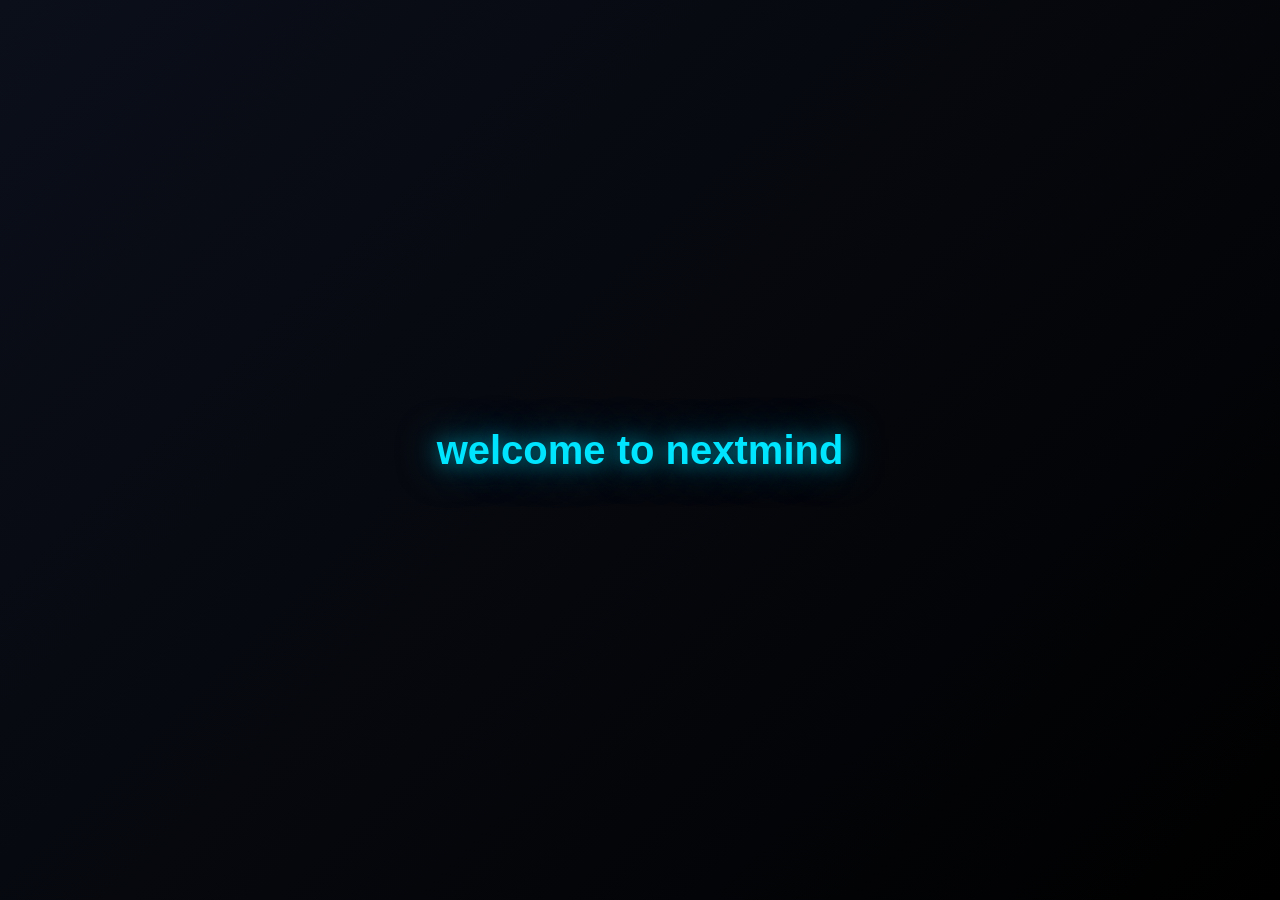
<file: frontend/index.html>
<!doctype html>
<html lang="en">
<head>
<meta charset="utf-8">
<meta name="viewport" content="width=device-width, initial-scale=1">
<title>AI Study Assistant - Login</title>
<link rel="stylesheet" href="styles.css">
</head>
<body class="auth-page cosmos-auth">
<div class="welcome-overlay" id="welcome-overlay">
  <div class="welcome-text" id="welcome-text">welcome to nextmind</div>
</div>

<main class="cosmos-shell">
  <header class="cosmos-brand">
    <div class="cosmos-orb"><span></span></div>
    <h1>NextMind</h1>
    <p>Stellar authentication portal</p>
  </header>

  <section class="cosmos-card" aria-labelledby="auth-title">
    <div class="cosmos-tabs" role="tablist">
      <button class="active" type="button" role="tab" aria-selected="true">Sign in</button>
      <a href="register.html" role="tab">Sign up</a>
    </div>

    <h2 id="auth-title" class="sr-only">Sign in</h2>
    <p id="login-msg" class="cosmos-message" role="alert"></p>

    <label class="cosmos-field">
      <span>Email address</span>
      <input id="email" placeholder="you@domain.com" type="email" autocomplete="email" required />
    </label>

    <label class="cosmos-field password-field">
      <span>Password</span>
      <div class="cosmos-password-row">
        <input id="password" placeholder="••••••••" type="password" autocomplete="current-password" required />
        <button id="toggle-password" type="button" aria-label="Show password">Show</button>
      </div>
    </label>

    <div class="cosmos-options">
      <label><input id="remember-me" type="checkbox" /> <span>Remember me</span></label>
      <button class="cosmos-link" id="forgot-password" type="button">Forgot password?</button>
    </div>

    <button class="cosmos-submit" id="login-btn" type="button">Launch sign in</button>

    <div class="cosmos-divider"><span>Or continue with</span></div>
    <div class="cosmos-socials">
      <button type="button" data-provider="Google"><span>G</span> Google</button>
      <button type="button" data-provider="GitHub"><span>◉</span> GitHub</button>
    </div>

    <p class="cosmos-signup">Don't have an account? <a href="register.html">Sign up</a></p>
  </section>
</main>

<script src="app.js"></script>
<script src="neural-bg.js"></script>
<script>
// Welcome Animation on Page Load
document.addEventListener('DOMContentLoaded', function() {
  const overlay = document.getElementById('welcome-overlay');
  const text = document.getElementById('welcome-text');
  
  // Check if this is the first visit (not from login/redirect)
  const hasVisited = sessionStorage.getItem('hasVisitedBefore');
  
  if (!hasVisited) {
    // First visit - show the welcome animation
    setTimeout(function() {
      overlay.classList.add('active');
      text.classList.add('animate-glow');
      
      // Hide after 3 seconds
      setTimeout(function() {
        overlay.classList.remove('active');
        overlay.classList.add('hidden');
        sessionStorage.setItem('hasVisitedBefore', 'true');
      }, 3000);
    }, 100);
  } else {
    // Already visited - don't show animation
    overlay.style.display = 'none';
  }
});

const passwordInput = document.getElementById('password');
document.getElementById('toggle-password').onclick = function () {
  const showPassword = passwordInput.type === 'password';
  passwordInput.type = showPassword ? 'text' : 'password';
  this.textContent = showPassword ? 'Hide' : 'Show';
  this.setAttribute('aria-label', showPassword ? 'Hide password' : 'Show password');
};
document.getElementById('forgot-password').onclick = () => {
  document.getElementById('login-msg').textContent = 'Password recovery will be available soon.';
};
document.querySelectorAll('.cosmos-socials button').forEach((button) => {
  button.onclick = () => {
    window.location.href = `/api/auth/oauth/${button.dataset.provider.toLowerCase()}/start`;
  };
});

const rememberedEmail = localStorage.getItem('rememberedEmail');
if (rememberedEmail) {
  document.getElementById('email').value = rememberedEmail;
  document.getElementById('remember-me').checked = true;
}

const oauthError = new URLSearchParams(window.location.search).get('oauth_error');
if (oauthError) {
  document.getElementById('login-msg').textContent = oauthError;
}

const loginBtn = document.getElementById('login-btn');
loginBtn.onclick = async () => {

  const email = document.getElementById('email').value.trim();
  const password = document.getElementById('password').value;
  const result = await apiFetch('/auth/login', 'POST', { email, password });
  if (!result.success) { document.getElementById('login-msg').textContent = result.message; return; }
  if (document.getElementById('remember-me').checked) localStorage.setItem('rememberedEmail', email);
  else localStorage.removeItem('rememberedEmail');
  setToken(result.data.token); localStorage.setItem('user', JSON.stringify(result.data.user));
  window.location.href='dashboard.html';
};
</script>
</body>
</html>
</file>
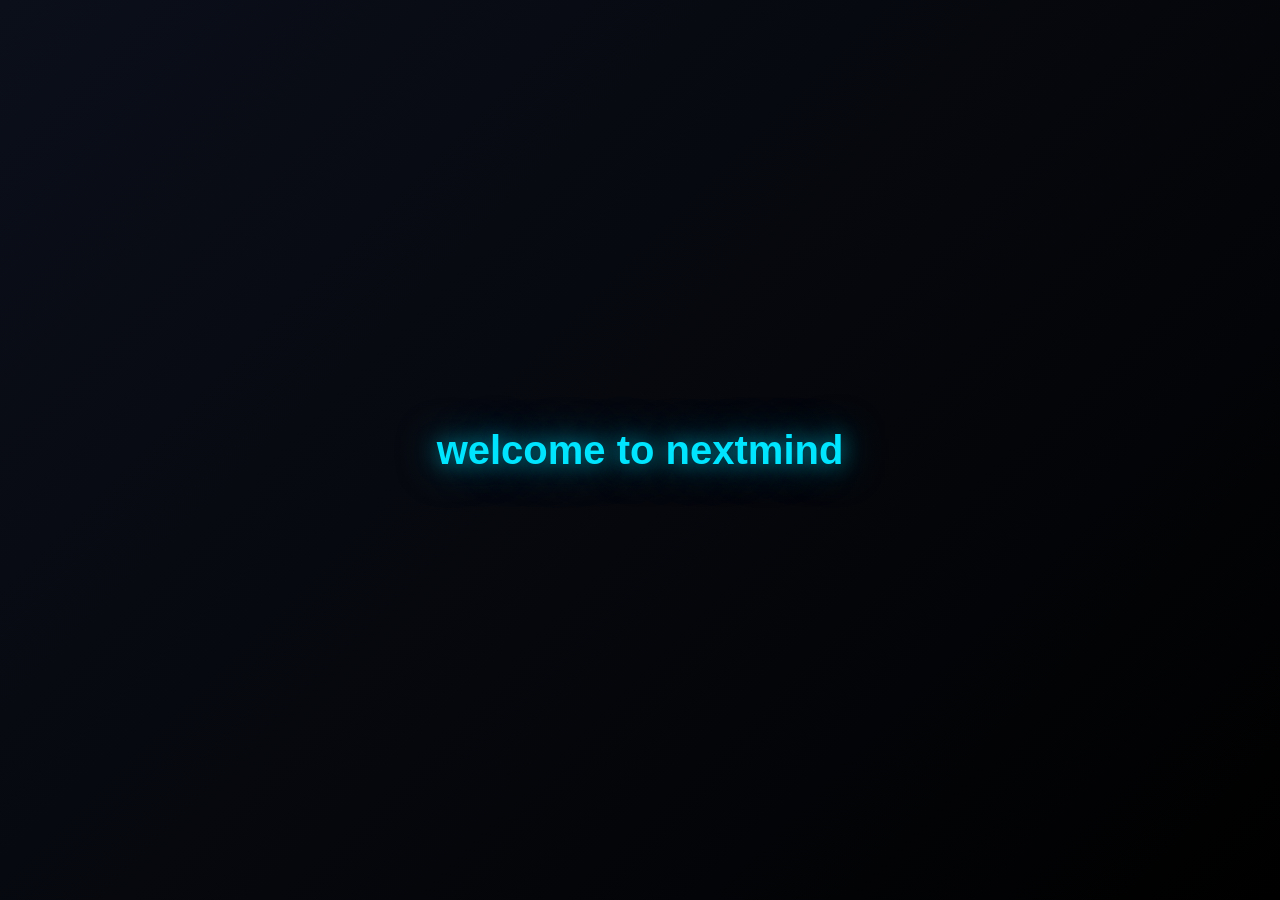
<file: frontend/dashboard.html>
<!doctype html>
<html lang="en">
<head>
  <meta charset="utf-8">
  <title>Dashboard | NextMind</title>
  <link rel="stylesheet" href="styles.css">
</head>
<body class="dashboard-page">
  <div class="dashboard-shell">
    <aside class="dashboard-sidebar" id="dashboard-sidebar">
      <a class="dashboard-brand" href="dashboard.html" aria-label="NextMind dashboard">
        <span class="dashboard-brand-mark">N</span>
        <span>NextMind</span>
      </a>
      <nav class="dashboard-nav" aria-label="Main navigation">
        <a class="active" href="dashboard.html"><span class="nav-icon">▦</span><span>Dashboard</span></a>
        <a href="notebook.html"><span class="nav-icon">▱</span><span>Notes</span></a>
        <a href="planner.html"><span class="nav-icon">✓</span><span>Tasks</span></a>
        <a href="profile.html"><span class="nav-icon">○</span><span>Profile</span></a>
      </nav>
      <button class="dashboard-profile" id="logout-sidebar" type="button">
        <span class="profile-avatar" id="sidebar-avatar">V</span>
        <span>
          <strong id="sidebar-user">Student</strong>
          <small>Sign out</small>
        </span>
      </button>
    </aside>

    <main class="dashboard-main">
      <header class="dashboard-topbar">
        <button class="dashboard-mobile-menu" id="mobile-menu" type="button" aria-label="Open menu">☰</button>
        <label class="dashboard-search">
          <span aria-hidden="true">⌕</span>
          <input id="dashboard-search" type="search" placeholder="Search notes and tasks">
        </label>
        <div class="dashboard-actions">
          <button class="dashboard-icon-button" id="notification-button" type="button" aria-label="Notifications">♧</button>
          <a class="dashboard-icon-button" href="profile.html" aria-label="Profile">⚙</a>
          <a class="dashboard-icon-button" href="profile.html" aria-label="Account">○</a>
        </div>
      </header>

      <section class="dashboard-content">
        <div class="dashboard-welcome">
          <h1>Welcome back, <span id="welcome-name">Student</span></h1>
          <p>What are we studying today?</p>
        </div>

        <div class="dashboard-grid dashboard-grid-top">
          <section class="dashboard-panel ai-dashboard-panel">
            <div class="dashboard-panel-header">
              <h2>AI Chat Assistant</h2>
              <button class="panel-menu" data-menu="ai-menu" type="button" aria-label="AI assistant options">•••</button>
              <div class="panel-menu-popover" id="ai-menu">
                <a href="notebook.html#ask-notes-card">Open AI assistant</a>
                <a href="notebook.html">Choose study material</a>
              </div>
            </div>
            <div class="dashboard-ai-prompts">
              <button type="button" data-prompt="Summarize today's study material">Summarize today's reading</button>
              <button type="button" data-prompt="Create a quiz for this chapter">Create quiz</button>
              <button type="button" data-prompt="Explain the difficult concepts in this subject">Explain concepts</button>
            </div>
            <div class="dashboard-ai-link">
              <a href="notebook.html#ask-notes-card"><span aria-hidden="true">✦</span><span>Ask NextMind anything...</span><b>↑</b></a>
            </div>
          </section>

          <section class="dashboard-panel progress-panel">
            <div class="dashboard-panel-header">
              <h2>Study Progress Stats</h2>
              <button class="panel-menu" data-menu="progress-menu" type="button" aria-label="Progress options">•••</button>
              <div class="panel-menu-popover" id="progress-menu">
                <a href="planner.html">View study tasks</a>
                <button type="button" id="refresh-progress">Refresh stats</button>
              </div>
            </div>
            <div class="progress-layout">
              <div class="progress-ring-wrap">
                <div class="progress-ring" id="progress-ring"><span id="progress-percent">0%</span></div>
                <span>study goal</span>
              </div>
              <div class="progress-stats" id="progress-stats">
                <div><strong id="notes-stat">0</strong><span>Notes</span></div>
                <div><strong id="pending-stat">0</strong><span>Pending tasks</span></div>
              </div>
            </div>
          </section>

          <section class="dashboard-panel upload-panel">
            <div class="dashboard-panel-header">
              <h2>Document Upload</h2>
              <button class="panel-menu" data-menu="upload-menu" type="button" aria-label="Upload options">•••</button>
              <div class="panel-menu-popover" id="upload-menu">
                <button type="button" id="open-upload-menu">Choose a file</button>
                <a href="notebook.html">Manage resources</a>
              </div>
            </div>
            <label class="dashboard-dropzone" id="dashboard-dropzone" for="dashboard-file-input">
              <span class="upload-icon">↑</span>
              <strong>Drop PDFs, notes,<br>or slides here</strong>
              <input id="dashboard-file-input" type="file" accept=".pdf,.txt,.jpg,.jpeg,.png,.docx">
            </label>
            <p class="dashboard-upload-status" id="dashboard-upload-status" role="status"></p>
          </section>
        </div>

        <div class="dashboard-grid dashboard-grid-bottom">
          <section class="dashboard-panel notebook-panel">
            <div class="dashboard-panel-header">
              <h2>Recent Study Notebook</h2>
              <div>
                <a class="panel-link" href="notebook.html">View all</a>
                <button class="panel-menu" data-menu="notes-menu" type="button" aria-label="Notebook options">•••</button>
              </div>
              <div class="panel-menu-popover" id="notes-menu">
                <a href="notebook.html">Open notebook</a>
                <a href="notebook.html#new-note">Create a note</a>
              </div>
            </div>
            <div class="recent-note-list" id="recent-note-list">
              <p class="dashboard-empty">Loading notes...</p>
            </div>
          </section>

          <section class="dashboard-panel revision-panel">
            <div class="dashboard-panel-header">
              <h2>Scheduled Revision</h2>
              <div>
                <a class="panel-link" href="planner.html">View all</a>
                <button class="panel-menu" data-menu="tasks-menu" type="button" aria-label="Task options">•••</button>
              </div>
              <div class="panel-menu-popover" id="tasks-menu">
                <a href="planner.html">Manage tasks</a>
                <button type="button" id="show-completed-toggle">Show completed</button>
              </div>
            </div>
            <div class="revision-list" id="revision-list">
              <p class="dashboard-empty">Loading tasks...</p>
            </div>
          </section>
        </div>
      </section>
    </main>
  </div>
  <div class="dashboard-sidebar-overlay" id="sidebar-overlay"></div>

  <script src="app.js"></script>
  <script>
    requireAuth();

    const user = JSON.parse(localStorage.getItem('user') || '{}');
    const firstName = (user.name || 'Student').trim().split(/\s+/)[0];
    document.getElementById('welcome-name').textContent = firstName;
    document.getElementById('sidebar-user').textContent = user.name || 'Student';
    document.getElementById('sidebar-avatar').textContent = firstName.charAt(0).toUpperCase();

    const sidebar = document.getElementById('dashboard-sidebar');
    const overlay = document.getElementById('sidebar-overlay');
    function closeMobileSidebar() {
      sidebar.classList.remove('open');
      overlay.classList.remove('active');
    }
    document.getElementById('mobile-menu').onclick = () => {
      sidebar.classList.add('open');
      overlay.classList.add('active');
    };
    overlay.onclick = closeMobileSidebar;

    document.getElementById('logout-sidebar').onclick = () => {
      clearToken();
      localStorage.removeItem('user');
      location.href = 'index.html';
    };

    document.querySelectorAll('.panel-menu').forEach(button => {
      button.onclick = event => {
        event.stopPropagation();
        const menu = document.getElementById(button.dataset.menu);
        document.querySelectorAll('.panel-menu-popover.open').forEach(openMenu => {
          if (openMenu !== menu) openMenu.classList.remove('open');
        });
        menu.classList.toggle('open');
      };
    });
    document.addEventListener('click', () => {
      document.querySelectorAll('.panel-menu-popover.open').forEach(menu => menu.classList.remove('open'));
    });

    document.getElementById('notification-button').onclick = () => {
      document.getElementById('notification-button').title = 'No new notifications';
      loadRevisionTasks(false);
    };

    document.querySelectorAll('[data-prompt]').forEach(button => {
      button.onclick = () => {
        sessionStorage.setItem('nextmindPrompt', button.dataset.prompt);
        location.href = 'notebook.html?ai_prompt=' + encodeURIComponent(button.dataset.prompt) + '#notes-ai-panel';
      };
    });

    let allNotes = [];
    let allTasks = [];
    let showCompleted = false;

    function itemsFrom(response) {
      if (Array.isArray(response?.data)) return response.data;
      return Array.isArray(response?.data?.items) ? response.data.items : [];
    }

    async function loadDashboard() {
      const [notesResponse, tasksResponse, statsResponse] = await Promise.all([
        apiFetch('/notes?limit=6'),
        apiFetch('/tasks?limit=20'),
        apiFetch('/user/stats')
      ]);
      allNotes = notesResponse.success ? itemsFrom(notesResponse) : [];
      allTasks = tasksResponse.success ? itemsFrom(tasksResponse) : [];
      renderNotes(allNotes);
      renderTasks(allTasks, showCompleted);

      const stats = statsResponse.success ? statsResponse.data : {};
      const totalTasks = Number(stats.total_tasks || allTasks.length);
      const completedTasks = allTasks.filter(task => task.status === 'completed').length;
      const progress = totalTasks ? Math.min(100, Math.round(completedTasks / totalTasks * 100)) : 0;
      document.getElementById('progress-percent').textContent = `${progress}%`;
      document.getElementById('progress-ring').style.setProperty('--progress', `${progress * 3.6}deg`);
      document.getElementById('notes-stat').textContent = stats.notes ?? allNotes.length;
      document.getElementById('pending-stat').textContent = stats.pending_tasks ?? allTasks.filter(task => task.status !== 'completed').length;
    }

    function renderNotes(notes) {
      const container = document.getElementById('recent-note-list');
      if (!notes.length) {
        container.innerHTML = '<div class="dashboard-empty"><strong>No notes yet</strong><a href="notebook.html#new-note">Create your first note</a></div>';
        return;
      }
      container.innerHTML = notes.slice(0, 5).map(note => `
        <a class="recent-note-item" href="notebook.html">
          <span class="note-file-icon">▱</span>
          <span>
            <strong>${escapeHtml(note.subject || 'Untitled note')}</strong>
            <small>${escapeHtml(note.topic || 'General study')}</small>
          </span>
          <span class="note-actions" title="Open note">↗</span>
        </a>
      `).join('');
    }

    function renderTasks(tasks, includeCompleted) {
      const container = document.getElementById('revision-list');
      const visibleTasks = tasks.filter(task => includeCompleted || task.status !== 'completed').slice(0, 5);
      if (!visibleTasks.length) {
        container.innerHTML = `<div class="dashboard-empty"><strong>${includeCompleted ? 'No tasks yet' : 'Nothing scheduled'}</strong><a href="planner.html">Add a task</a></div>`;
        return;
      }
      container.innerHTML = visibleTasks.map(task => `
        <div class="revision-item">
          <input class="revision-checkbox" type="checkbox" data-task-id="${escapeHtml(task.id)}" ${task.status === 'completed' ? 'checked' : ''} aria-label="Mark ${escapeHtml(task.title)} complete">
          <div>
            <strong>${escapeHtml(task.title)}</strong>
            <small>${task.deadline ? formatDeadline(task.deadline) : 'No deadline'}</small>
          </div>
          <span class="revision-date">${formatDate(task.deadline)}</span>
        </div>
      `).join('');
      container.querySelectorAll('.revision-checkbox').forEach(checkbox => {
        checkbox.onchange = async () => {
          const result = await apiFetch(`/tasks/${checkbox.dataset.taskId}`, 'PUT', { status: checkbox.checked ? 'completed' : 'pending' });
          if (!result.success) {
            checkbox.checked = !checkbox.checked;
            return;
          }
          loadDashboard();
        };
      });
    }

    async function loadRevisionTasks(includeCompleted) {
      const response = await apiFetch('/tasks?limit=20');
      if (!response.success) return;
      allTasks = itemsFrom(response);
      renderTasks(allTasks, includeCompleted);
    }

    document.getElementById('show-completed-toggle').onclick = () => {
      showCompleted = !showCompleted;
      document.getElementById('show-completed-toggle').textContent = showCompleted ? 'Hide completed' : 'Show completed';
      renderTasks(allTasks, showCompleted);
    };
    document.getElementById('refresh-progress').onclick = loadDashboard;

    const searchInput = document.getElementById('dashboard-search');
    searchInput.oninput = () => {
      const query = searchInput.value.trim().toLowerCase();
      renderNotes(allNotes.filter(note => `${note.subject || ''} ${note.topic || ''}`.toLowerCase().includes(query)));
      renderTasks(allTasks.filter(task => `${task.title || ''}`.toLowerCase().includes(query)), showCompleted);
    };

    const fileInput = document.getElementById('dashboard-file-input');
    const dropzone = document.getElementById('dashboard-dropzone');
    const uploadStatus = document.getElementById('dashboard-upload-status');

    document.getElementById('open-upload-menu').onclick = () => fileInput.click();
    async function uploadDashboardFile(file) {
      if (!file) return;
      const allowed = ['pdf', 'txt', 'jpg', 'jpeg', 'png', 'docx'];
      const extension = (file.name.split('.').pop() || '').toLowerCase();
      if (!allowed.includes(extension)) {
        uploadStatus.textContent = 'Choose a PDF, TXT, JPG, PNG, or DOCX file.';
        return;
      }
      if (file.size > 20 * 1024 * 1024) {
        uploadStatus.textContent = 'The file exceeds the 20 MB limit.';
        return;
      }
      uploadStatus.textContent = 'Uploading...';
      const formData = new FormData();
      formData.append('file', file);
      const result = await apiUpload('/files', formData);
      uploadStatus.textContent = result.success ? `${file.name} uploaded successfully.` : (result.message || 'Upload failed.');
      if (result.success) fileInput.value = '';
    }
    fileInput.onchange = () => uploadDashboardFile(fileInput.files[0]);
    ['dragenter', 'dragover'].forEach(name => dropzone.addEventListener(name, event => {
      event.preventDefault();
      dropzone.classList.add('dragging');
    }));
    ['dragleave', 'drop'].forEach(name => dropzone.addEventListener(name, event => {
      event.preventDefault();
      dropzone.classList.remove('dragging');
    }));
    dropzone.addEventListener('drop', event => uploadDashboardFile(event.dataTransfer.files[0]));

    function escapeHtml(value) {
      return String(value ?? '').replace(/[&<>"']/g, character => ({
        '&': '&amp;', '<': '&lt;', '>': '&gt;', '"': '&quot;', "'": '&#039;'
      })[character]);
    }
    function formatDate(value) {
      if (!value) return 'Today';
      const date = new Date(value);
      if (Number.isNaN(date.getTime())) return value;
      return date.toLocaleDateString(undefined, { month: 'short', day: 'numeric' });
    }
    function formatDeadline(value) {
      if (!value) return '';
      const date = new Date(value);
      if (Number.isNaN(date.getTime())) return value;
      return `Due ${date.toLocaleDateTimeString(undefined, { hour: 'numeric', minute: '2-digit' })}`;
    }

    loadDashboard();
  </script>
</body>
</html>
</file>
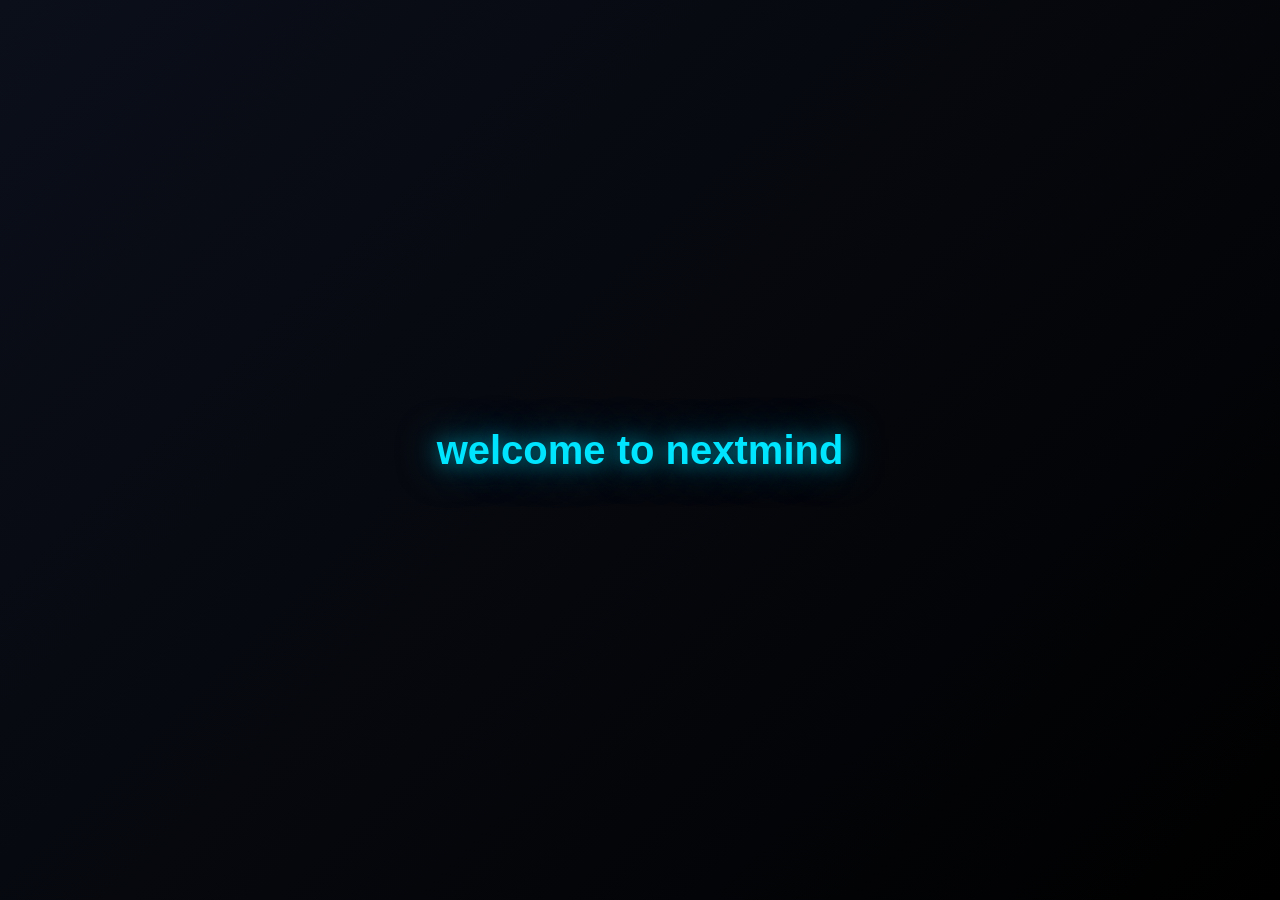
<file: frontend/planner.html>
<!doctype html>
<html lang="en">
<head>
  <meta charset="utf-8">
  <meta name="viewport" content="width=device-width, initial-scale=1">
  <title>Study Planner | NextMind</title>
  <link rel="stylesheet" href="styles.css">
</head>
<body class="dashboard-page">
  <div class="dashboard-shell">
    <div class="dashboard-overlay" id="sidebar-overlay"></div>
    <aside class="dashboard-sidebar" id="dashboard-sidebar">
      <a class="dashboard-brand" href="dashboard.html"><span class="dashboard-brand-mark">N</span><span>NextMind</span></a>
      <nav class="dashboard-nav" aria-label="Main navigation">
        <a href="dashboard.html"><span class="nav-icon">▦</span><span>Dashboard</span></a>
        <a href="notebook.html"><span class="nav-icon">▱</span><span>Notes</span></a>
        <a class="active" href="planner.html"><span class="nav-icon">✓</span><span>Tasks</span></a>
        <a href="profile.html"><span class="nav-icon">○</span><span>Profile</span></a>
      </nav>
      <button class="dashboard-profile" id="logout-sidebar" type="button">
        <span class="profile-avatar" id="sidebar-avatar">V</span><span><strong id="sidebar-user">Student</strong><small>Sign out</small></span>
      </button>
    </aside>

    <main class="dashboard-main planner-main">
      <header class="dashboard-topbar planner-topbar">
        <button class="dashboard-mobile-menu" id="mobile-menu" type="button" aria-label="Open menu">☰</button>
        <label class="dashboard-search"><span aria-hidden="true">⌕</span><input id="planner-search" type="search" placeholder="Search"></label>
        <div class="dashboard-actions">
          <button class="dashboard-icon-button" id="theme-button" type="button" aria-label="Theme">⚙</button>
          <a class="dashboard-icon-button" href="profile.html" aria-label="Notifications">♧</a>
          <a class="dashboard-icon-button" href="profile.html" aria-label="Profile">○</a>
        </div>
      </header>

      <div class="planner-content">
        <div class="planner-heading-row">
          <div><h1>Intelligent Study Planner</h1><p>The student's personal academic manager.</p></div>
          <button class="planner-add-button" id="open-task-modal" type="button"><span>＋</span> Add Task</button>
        </div>

        <div class="planner-layout">
          <div class="planner-summary-column">
            <section class="planner-panel exam-countdown-panel">
              <h2>Upcoming Exam Countdown</h2>
              <form class="exam-countdown-form" id="exam-form">
                <input id="exam-subject" required maxlength="60" placeholder="Subject or exam name" aria-label="Subject or exam name">
                <input id="exam-date" required type="date" aria-label="Examination date">
                <button type="submit">Add</button>
              </form>
              <div class="exam-countdown-list" id="exam-countdown-list">
                <div><span>Computer Networks Exam</span><strong>Dec 12 (36 days left)</strong></div>
                <div><span>Operating Systems</span><strong>Dec 18 (42 days left)</strong></div>
                <div><span>Database Systems</span><strong>Dec 20 (44 days left)</strong></div>
              </div>
            </section>

            <section class="planner-panel daily-schedule-panel">
              <div class="planner-panel-heading"><h2>Daily Study Schedule</h2><button type="button" aria-label="Schedule calendar">▣</button></div>
              <nav class="planner-tabs" aria-label="Task filters">
                <button class="active" data-filter="all" type="button">All Tasks</button>
                <button data-filter="pending" type="button">In Progress</button>
                <button data-filter="completed" type="button">Completed</button>
              </nav>
              <div class="planner-task-list" id="task-list" role="list">
                <article class="planner-task-row"><time>09:00 AM - 10:30 AM</time><strong>Computer Networks (Chapter 4: TCP &amp; UDP)</strong><span class="planner-priority low">Complete</span></article>
                <article class="planner-task-row"><time>11:00 AM - 12:30 PM</time><strong>Mathematics (Calculus Limits)</strong><span class="planner-priority medium">Active</span></article>
                <article class="planner-task-row"><time>02:00 PM - 03:30 PM</time><strong>OS (Process Sync)</strong><span class="planner-priority low">Pending</span></article>
                <article class="planner-task-row"><time>04:00 PM - 05:30 PM</time><strong>DBMS (Queries)</strong><span class="planner-priority high">Upcoming</span></article>
              </div>
              <div class="planner-pagination" id="task-pagination"></div>
            </section>
          </div>

          <aside class="planner-right-column">
            <section class="planner-panel syllabus-tracker-panel">
              <h2>Syllabus Completion Tracker</h2>
              <div class="syllabus-progress">
                <div class="syllabus-ring" id="syllabus-ring"><span id="revision-percent">0%</span><small>Completed</small></div>
                <ul id="syllabus-subject-list"></ul>
              </div>
            </section>

            <section class="planner-panel auto-adjust-panel">
              <h2>Auto-Adjust Schedule <button type="button" aria-label="Dismiss">×</button></h2>
              <p>Schedule adjusted: 3 missed tasks from yesterday redistributed to free slots this week.</p>
              <button type="button">View Changes</button>
            </section>

            <section class="planner-panel subjects-panel">
              <div class="planner-panel-heading"><h2>Subjects &amp; Syllabus</h2><button type="button" aria-label="Expand">↗</button></div>
              <form class="subject-add-form" id="subject-add-form">
                <input id="subject-name" required maxlength="60" placeholder="Add subject" aria-label="Subject name">
                <button type="submit">Add</button>
              </form>
              <div id="subject-list" class="subject-list"></div>
            </section>
          </aside>
        </div>
      </div>
    </main>
  </div>

  <div class="planner-modal-backdrop" id="task-modal" hidden>
    <form class="planner-modal" id="task-form">
      <div class="planner-modal-title"><h2>Add a study task</h2><button id="close-task-modal" type="button" aria-label="Close">×</button></div>
      <label>Task title<input id="task-title" required placeholder="What do you need to finish?"></label>
      <div class="planner-modal-grid">
        <label>Deadline<input id="task-deadline" type="date" required></label>
        <label>Priority<select id="task-priority"><option value="low">Low</option><option value="medium" selected>Medium</option><option value="high">High</option></select></label>
      </div>
      <p class="planner-form-error" id="task-form-error" role="alert"></p>
      <button class="planner-add-button planner-save-button" type="submit">Save Task</button>
    </form>
  </div>

  <script src="app.js"></script>
  <script>
  requireAuth();
  initDarkMode();
  document.getElementById('theme-button').onclick = () => {
    const dark = document.body.classList.toggle('dark-mode');
    localStorage.setItem('darkMode', String(dark));
    applyDarkMode(dark);
  };
  const plannerSidebar = document.getElementById('dashboard-sidebar');
  const plannerOverlay = document.getElementById('sidebar-overlay');
  document.getElementById('mobile-menu').onclick = () => { plannerSidebar.classList.add('open'); plannerOverlay.classList.add('active'); };
  plannerOverlay.onclick = () => { plannerSidebar.classList.remove('open'); plannerOverlay.classList.remove('active'); };
  document.getElementById('logout-sidebar').onclick = () => { clearToken(); localStorage.removeItem('user'); location.href = 'index.html'; };

  try {
    const user = JSON.parse(localStorage.getItem('user') || 'null');
    const name = user?.name || user?.username || 'Vishal';
    document.getElementById('planner-user').textContent = name.split(/\s+/)[0];
    document.getElementById('sidebar-user').textContent = name;
    document.getElementById('sidebar-avatar').textContent = name.charAt(0).toUpper;
  } catch (_) {}

  let allTasks = [];
  let activeFilter = 'all';
  let taskPage = 1;
  const taskLimit = 50;

  function escapeHtml(value) {
    const div = document.createElement('div');
    div.textContent = value == null ? '' : String(value);
    return div.innerHTML;
  }

  function dueLabel(value) {
    if (!value) return 'No deadline';
    const today = new Date();
    today.setHours(0, 0, 0, 0);
    const due = new Date(`${value}T00:00:00`);
    const diff = Math.round((due - today) / 86400000);
    if (diff === 0) return 'Due Today';
    if (diff === 1) return 'Due Tomorrow';
    if (diff > 1) return `Due ${value}`;
    return 'Overdue';
  }

  const examStorageKey = 'nextmind-exams';
  const defaultExams = [
    { id: 'computer-networks', subject: 'Computer Networks Exam', date: '2026-12-12' },
    { id: 'operating-systems', subject: 'Operating Systems', date: '2026-12-18' },
    { id: 'database-systems', subject: 'Database Systems', date: '2026-12-20' },
  ];

  function getExams() {
    try {
      const saved = JSON.parse(localStorage.getItem(examStorageKey) || 'null');
      return Array.isArray(saved) ? saved : defaultExams;
    } catch (_) {
      return defaultExams;
    }
  }

  function saveExams(exams) {
    localStorage.setItem(examStorageKey, JSON.stringify(exams));
  }

  function renderExams() {
    const container = document.getElementById('exam-countdown-list');
    const today = new Date();
    today.setHours(0, 0, 0, 0);
    const exams = getExams()
      .filter(exam => exam.date)
      .sort((a, b) => a.date.localeCompare(b.date));

    container.innerHTML = exams.length ? exams.map(exam => {
      const examDate = new Date(`${exam.date}T00:00:00`);
      const days = Math.round((examDate - today) / 86400000);
      const countdown = days > 1 ? `${days} days left` : days === 1 ? 'Tomorrow' : days === 0 ? 'Today' : 'Exam passed';
      const formattedDate = examDate.toLocaleDateString(undefined, { month: 'short', day: 'numeric' });
      return `<div><span>${escapeHtml(exam.subject)}</span><strong>${formattedDate} (${countdown})</strong><button type="button" data-remove-exam="${escapeHtml(exam.id)}" aria-label="Remove ${escapeHtml(exam.subject)}">×</button></div>`;
    }).join('') : '<div class="exam-countdown-empty">Add an examination date to begin.</div>';

    container.querySelectorAll('[data-remove-exam]').forEach(button => {
      button.onclick = () => {
        saveExams(getExams().filter(exam => exam.id !== button.dataset.removeExam));
        renderExams();
      };
    });
  }

  document.getElementById('exam-form').addEventListener('submit', event => {
    event.preventDefault();
    const subject = document.getElementById('exam-subject').value.trim();
    const date = document.getElementById('exam-date').value;
    if (!subject || !date) return;
    saveExams([...getExams(), {
      id: `${Date.now()}-${Math.random().toString(16).slice(2)}`,
      subject,
      date,
    }]);
    event.currentTarget.reset();
    renderExams();
  });

  function renderWeek() {
    const container = document.getElementById('planner-days');
    if (!container) return;
    const today = new Date();
    const monday = new Date(today);
    monday.setDate(today.getDate() - ((today.getDay() + 6) % 7));
    const names = ['Mon', 'Tue', 'Wed', 'Thu', 'Fri', 'Sat', 'Sun'];
    container.innerHTML = names.map((name, index) => {
      const day = new Date(monday);
      day.setDate(monday.getDate() + index);
      const selected = day.toDateString() === today.toDateString();
      const dots = [2, 1, 1, 0, 2, 1, 0][index];
      return `<button class="${selected ? 'selected' : ''}" type="button"><strong>${name}</strong><span>${day.getDate()}</span><small>${'<i></i>'.repeat(dots)}</small></button>`;
    }).join('');
  }

  function filteredTasks() {
    const search = document.getElementById('planner-search').value.trim().toLowerCase();
    return allTasks.filter(task => {
      const matchesFilter = activeFilter === 'all' || activeFilter === 'revision'
        ? activeFilter === 'revision' ? /exam|revision|test|quiz/i.test(task.title) : true
        : task.status === activeFilter;
      return matchesFilter && (!search || `${task.title} ${task.deadline} ${task.priority}`.toLowerCase().includes(search));
    });
  }

  function renderTasks() {
    const container = document.getElementById('task-list');
    const tasks = filteredTasks();
    container.innerHTML = tasks.length ? tasks.map(task => `
      <article class="planner-task-row" role="listitem">
        <input class="planner-task-check" type="checkbox" ${task.status === 'completed' ? 'checked' : ''} data-task-check="${task.id}" aria-label="Mark ${escapeHtml(task.title)} complete">
        <div class="planner-task-name"><strong class="${task.status === 'completed' ? 'completed' : ''}">${escapeHtml(task.title)}</strong></div>
        <span class="planner-subject">${escapeHtml(/computer/i.test(task.title) ? 'Computer Networks' : /os|operating/i.test(task.title) ? 'Introduction to OS' : 'Data Structures')}</span>
        <span class="planner-due">${escapeHtml(dueLabel(task.deadline))}</span>
        <span class="planner-priority ${escapeHtml(task.priority)}">${escapeHtml(task.priority[0].toUpperCase() + task.priority.slice(1))}</span>
        <button class="planner-delete" type="button" data-task-delete="${task.id}" aria-label="Delete task">×</button>
      </article>`).join('') : '<div class="planner-empty">No tasks match this view.</div>';

    container.querySelectorAll('[data-task-check]').forEach(check => {
      check.onchange = () => updateTask(check.dataset.taskCheck, { status: check.checked ? 'completed' : 'pending' });
    });
    container.querySelectorAll('[data-task-delete]').forEach(button => {
      button.onclick = () => deleteTask(button.dataset.taskDelete);
    });
    updateRevisionProgress();
  }

  function updateRevisionProgress() {
    // The syllabus ring is driven by subject units in renderSyllabusTracker.
  }

  async function loadTasks() {
    const response = await apiFetch(`/tasks?page=${taskPage}&limit=${taskLimit}`);
    if (!response.success) return;
    allTasks = Array.isArray(response.data?.items) ? response.data.items : [];
    renderTasks();
    document.getElementById('task-pagination').innerHTML = '';
  }

  async function updateTask(id, body) {
    const response = await apiFetch(`/tasks/${id}`, 'PUT', body);
    if (response.success) loadTasks();
  }

  async function deleteTask(id) {
    if (!confirm('Delete this task?')) return;
    const response = await apiFetch(`/tasks/${id}`, 'DELETE');
    if (response.success) loadTasks();
  }

  const modal = document.getElementById('task-modal');
  document.getElementById('open-task-modal').onclick = () => {
    modal.hidden = false;
    document.getElementById('task-title').focus();
  };
  document.getElementById('close-task-modal').onclick = () => { modal.hidden = true; };
  modal.onclick = event => { if (event.target === modal) modal.hidden = true; };

  document.getElementById('task-form').addEventListener('submit', async event => {
    event.preventDefault();
    const form = event.currentTarget;
    const error = document.getElementById('task-form-error');
    const title = document.getElementById('task-title').value.trim();
    const deadline = document.getElementById('task-deadline').value;
    const priority = document.getElementById('task-priority').value;
    if (!title || !deadline) { error.textContent = 'Add a title and deadline.'; return; }
    const response = await apiFetch('/tasks', 'POST', { title, deadline, priority });
    if (!response.success) { error.textContent = response.message || 'Unable to add task.'; return; }
    form.reset();
    error.textContent = '';
    modal.hidden = true;
    loadTasks();
  });

  document.querySelectorAll('.planner-tabs button').forEach(button => {
    button.onclick = () => {
      document.querySelectorAll('.planner-tabs button').forEach(item => item.classList.remove('active'));
      button.classList.add('active');
      activeFilter = button.dataset.filter;
      renderTasks();
    };
  });
  document.getElementById('planner-search').oninput = renderTasks;
  document.querySelectorAll('.planner-timeline button').forEach(button => {
    button.onclick = () => button.classList.toggle('done');
  });

  const syllabusStorageKey = 'nextmind-syllabus';
  const defaultSubjects = [
    { id: 'computer-networks', name: 'Computer Networks', units: [{ id: 'cn-1', name: 'Network Fundamentals', completed: true }] },
    { id: 'operating-systems', name: 'Operating Systems', units: [{ id: 'os-1', name: 'Process Management', completed: false }] },
    { id: 'mathematics', name: 'Mathematics', units: [{ id: 'math-1', name: 'Calculus', completed: true }] },
    { id: 'database-systems', name: 'Database Systems', units: [{ id: 'db-1', name: 'Database Queries', completed: false }] },
  ];

  function getSubjects() {
    try {
      const saved = JSON.parse(localStorage.getItem(syllabusStorageKey) || 'null');
      return Array.isArray(saved)
        ? saved.map(subject => ({ ...subject, units: Array.isArray(subject.units) ? subject.units : [] }))
        : defaultSubjects;
    } catch (_) {
      return defaultSubjects;
    }
  }

  function saveSubjects(subjects) {
    localStorage.setItem(syllabusStorageKey, JSON.stringify(subjects));
    renderSubjects();
  }

  function subjectProgress(subject) {
    const units = Array.isArray(subject.units) ? subject.units : [];
    if (!units.length) return 0;
    return Math.round(units.filter(unit => unit.completed).length / units.length * 100);
  }

  function renderSyllabusTracker(subjects) {
    const completedUnits = subjects.reduce((total, subject) => total + (subject.units || []).filter(unit => unit.completed).length, 0);
    const totalUnits = subjects.reduce((total, subject) => total + (subject.units || []).length, 0);
    const percent = totalUnits ? Math.round(completedUnits / totalUnits * 100) : 0;
    document.getElementById('revision-percent').textContent = `${percent}%`;
    document.getElementById('syllabus-ring').style.background =
      `radial-gradient(circle, #343541 58%, transparent 60%), conic-gradient(#1fc1b7 0 ${percent * 3.6}deg, rgba(255,255,255,.08) 0)`;
    document.getElementById('syllabus-subject-list').innerHTML = subjects.length
      ? subjects.map(subject => `<li><b class="${subjectProgress(subject) === 100 ? 'completed' : ''}"></b>${escapeHtml(subject.name)} <span>${subjectProgress(subject)}%</span></li>`).join('')
      : '<li class="subject-empty">Add a subject to begin.</li>';
  }

  function renderSubjects() {
    const subjects = getSubjects();
    const container = document.getElementById('subject-list');
    container.innerHTML = subjects.length ? subjects.map(subject => `
      <article class="subject-card">
        <div class="subject-row">
          <div>
            <strong>${escapeHtml(subject.name)} (${subjectProgress(subject)}%)</strong>
            <button class="subject-delete" type="button" data-delete-subject="${escapeHtml(subject.id)}" aria-label="Delete ${escapeHtml(subject.name)}">×</button>
          </div>
          <span style="--subject-progress:${subjectProgress(subject)}%"></span>
        </div>
        <form class="unit-add-form" data-unit-form="${escapeHtml(subject.id)}">
          <input required maxlength="80" placeholder="Add unit" aria-label="Unit name for ${escapeHtml(subject.name)}">
          <button type="submit">Add</button>
        </form>
        <div class="subject-unit-list">
          ${subject.units.map(unit => `
            <label class="subject-unit">
              <span class="${unit.completed ? 'completed' : ''}">${escapeHtml(unit.name)}</span>
              <input type="checkbox" data-unit-check="${escapeHtml(subject.id)}" data-unit-id="${escapeHtml(unit.id)}" ${unit.completed ? 'checked' : ''}>
              <button type="button" data-delete-unit="${escapeHtml(subject.id)}" data-unit-id="${escapeHtml(unit.id)}" aria-label="Delete ${escapeHtml(unit.name)}">×</button>
            </label>`).join('') || '<p class="unit-empty">No units added yet.</p>'}
        </div>
      </article>`).join('') : '<div class="subject-empty">No subjects added yet.</div>';

    container.querySelectorAll('[data-delete-subject]').forEach(button => {
      button.onclick = () => saveSubjects(subjects.filter(subject => subject.id !== button.dataset.deleteSubject));
    });
    container.querySelectorAll('[data-unit-form]').forEach(form => {
      form.addEventListener('submit', event => {
        event.preventDefault();
        const name = form.querySelector('input').value.trim();
        if (!name) return;
        const next = subjects.map(subject => subject.id === form.dataset.unitForm
          ? { ...subject, units: [...subject.units, { id: `${Date.now()}-${Math.random().toString(16).slice(2)}`, name, completed: false }] }
          : subject);
        form.reset();
        saveSubjects(next);
      });
    });
    container.querySelectorAll('[data-unit-check]').forEach(check => {
      check.onchange = () => saveSubjects(subjects.map(subject => subject.id === check.dataset.unitCheck
        ? { ...subject, units: subject.units.map(unit => unit.id === check.dataset.unitId ? { ...unit, completed: check.checked } : unit) }
        : subject));
    });
    container.querySelectorAll('[data-delete-unit]').forEach(button => {
      button.onclick = () => saveSubjects(subjects.map(subject => subject.id === button.dataset.deleteUnit
        ? { ...subject, units: subject.units.filter(unit => unit.id !== button.dataset.unitId) }
        : subject));
    });
    renderSyllabusTracker(subjects);
  }

  document.getElementById('subject-add-form').addEventListener('submit', event => {
    event.preventDefault();
    const input = document.getElementById('subject-name');
    const name = input.value.trim();
    if (!name) return;
    const subjects = getSubjects();
    if (subjects.some(subject => subject.name.toLowerCase() === name.toLowerCase())) return;
    saveSubjects([...subjects, { id: `${Date.now()}-${Math.random().toString(16).slice(2)}`, name, units: [] }]);
    event.currentTarget.reset();
  });

  renderExams();
  renderSubjects();
  loadTasks();
  </script>
</body>
</html>
</file>
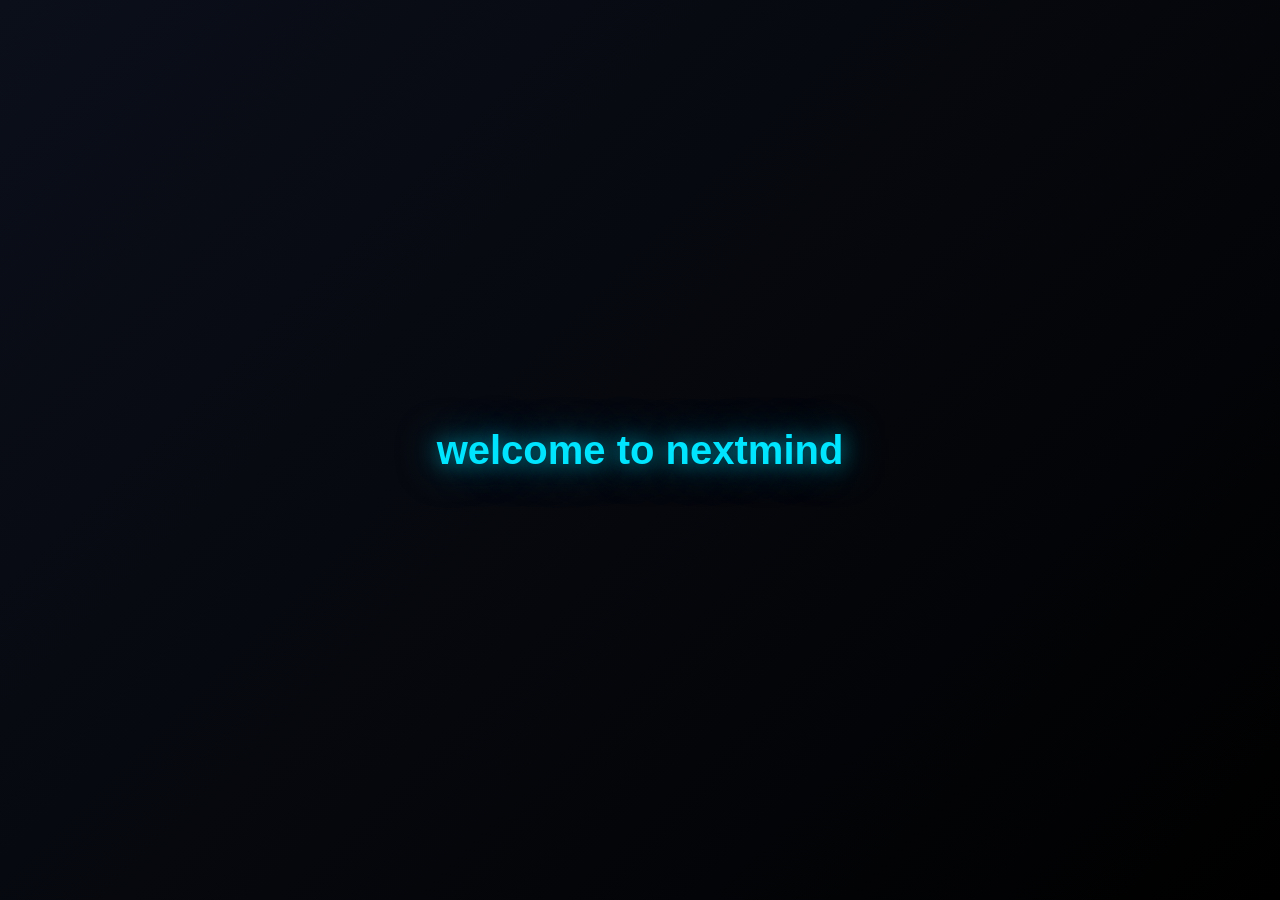
<file: frontend/profile.html>
<!doctype html>
<html lang="en">
<head>
  <meta charset="utf-8">
  <meta name="viewport" content="width=device-width, initial-scale=1">
  <title>Profile | NextMind</title>
  <link rel="stylesheet" href="styles.css">
</head>
<body class="dashboard-page profile-page">
  <div class="dashboard-shell">
    <div class="dashboard-overlay" id="sidebar-overlay"></div>
    <aside class="dashboard-sidebar" id="dashboard-sidebar">
      <a class="dashboard-brand" href="dashboard.html"><span class="dashboard-brand-mark">N</span><span>NextMind</span></a>
      <nav class="dashboard-nav">
        <a href="dashboard.html"><span class="nav-icon">▦</span><span>Dashboard</span></a>
        <a href="notebook.html"><span class="nav-icon">▱</span><span>Notes</span></a>
        <a href="planner.html"><span class="nav-icon">✓</span><span>Tasks</span></a>
        <a class="active" href="profile.html"><span class="nav-icon">○</span><span>Profile</span></a>
      </nav>
      <button class="dashboard-profile" id="logout-sidebar" type="button">
        <span class="profile-avatar" id="sidebar-avatar">V</span><span><strong id="sidebar-user">Student</strong><small>Sign out</small></span>
      </button>
    </aside>

    <main class="dashboard-main profile-main">
      <header class="dashboard-topbar">
        <button class="dashboard-mobile-menu" id="mobile-menu" type="button" aria-label="Open menu">☰</button>
        <label class="dashboard-search"><span>⌕</span><input type="search" placeholder="Search"></label>
        <div class="dashboard-actions">
          <button class="dashboard-icon-button" id="theme-button" type="button" aria-label="Theme">⚙</button>
          <a class="dashboard-icon-button" href="profile.html" aria-label="Notifications">♧</a>
          <a class="dashboard-icon-button" href="profile.html" aria-label="Profile">○</a>
        </div>
      </header>

      <div class="profile-content">
        <div class="profile-heading">
          <h1>My Profile</h1>
          <p>Manage your account, view your study insights, and configure preferences.</p>
        </div>

        <div class="profile-grid profile-grid-top">
          <section class="profile-panel personal-panel">
            <h2>Personal Information</h2>
            <div class="profile-personal-layout">
              <div class="profile-photo-column">
                <div class="profile-photo" id="profile-photo">V</div>
                <label class="profile-upload-label" for="profile-photo-input">Upload new<br>picture</label>
                <input id="profile-photo-input" type="file" accept="image/*" hidden>
              </div>
              <form class="profile-form" id="profile-form">
                <label>Full Name<input id="profile-name" required></label>
                <label>Email Address<input id="profile-email" type="email" disabled></label>
                <label>Education<input id="profile-education"></label>
                <label>Course<input id="profile-course"></label>
                <p class="profile-message" id="profile-message" role="status"></p>
                <button class="profile-primary-button" type="submit">Update Profile</button>
              </form>
            </div>
          </section>

          <section class="profile-panel stats-panel">
            <h2>Study Statistics</h2>
            <div class="profile-stat-grid">
              <article><span>Current Course</span><strong id="stats-course">BCA (3rd Year / Current)</strong></article>
              <article><span>Active Study Time</span><strong>12.5 hrs this week</strong></article>
              <article><span>Notes Created</span><strong><b id="stats-notes">0</b> documents</strong></article>
              <article><span>Revision Completion</span><strong><b id="stats-completion">0%</b></strong></article>
              <article><span>Completed Tasks</span><strong><b id="stats-completed">0</b> tasks</strong></article>
            </div>
          </section>
        </div>

        <div class="profile-grid profile-grid-bottom">
          <section class="profile-panel settings-panel">
            <div class="profile-panel-title"><h2>System &amp; Theme Settings</h2><button type="button" aria-label="Settings options">•••</button></div>
            <div class="profile-setting-row"><span>App Theme</span><div><strong>Dark Mode</strong><input id="dark-mode-toggle" type="checkbox"><i></i></div></div>
            <div class="profile-setting-row"><span>Notification Preferences</span><div><strong>Email</strong><input type="checkbox" id="email-notifications" checked><i></i><strong>Browser</strong><input type="checkbox" id="browser-notifications" checked><i></i></div></div>
            <div class="profile-setting-row"><span>GitHub</span><div class="github-account"><span>●</span><strong id="github-user">Not connected</strong><button type="button" id="github-button">Connect GitHub</button></div></div>
            <div class="profile-setting-row"><span>Security</span><button class="profile-outline-button" id="open-password-modal" type="button">Change Password</button></div>
          </section>

          <section class="profile-panel achievements-panel">
            <div class="profile-panel-title"><h2>My Achievements</h2><button type="button" aria-label="Achievement options">•••</button></div>
            <div class="achievement-row"><span class="achievement-icon trophy">♛</span><div><strong>Top Student</strong><small>BCA Scholar · <b>8.0 CGPA</b></small></div></div>
            <div class="achievement-row"><span class="achievement-icon medal">★</span><div><strong>First Note Creator</strong></div></div>
            <div class="achievement-row"><span class="achievement-icon purple">◎</span><div><strong>Quiz Master</strong><small>Created mock exams from notes</small></div></div>
            <div class="achievement-row"><span class="achievement-icon streak">◆</span><div><strong>Consistency Streak</strong><small><b>7 Days</b></small></div></div>
          </section>
        </div>
      </div>
    </main>
  </div>

  <div class="profile-modal-backdrop" id="password-modal" hidden>
    <form class="profile-modal" id="password-form">
      <div class="profile-modal-title"><h2>Change Password</h2><button id="close-password-modal" type="button" aria-label="Close">×</button></div>
      <label>Current Password<input id="old-password" type="password" required></label>
      <label>New Password<input id="new-password" type="password" minlength="6" required></label>
      <label>Confirm Password<input id="confirm-password" type="password" minlength="6" required></label>
      <p id="password-message" role="alert"></p>
      <button class="profile-primary-button" type="submit">Update Password</button>
    </form>
  </div>

  <script src="app.js"></script>
  <script>
  requireAuth();
  initDarkMode();

  const sidebar = document.getElementById('dashboard-sidebar');
  const overlay = document.getElementById('sidebar-overlay');
  document.getElementById('mobile-menu').onclick = () => { sidebar.classList.add('open'); overlay.classList.add('active'); };
  overlay.onclick = () => { sidebar.classList.remove('open'); overlay.classList.remove('active'); };
  document.getElementById('logout-sidebar').onclick = () => { clearToken(); localStorage.removeItem('user'); location.href = 'index.html'; };

  document.getElementById('theme-button').onclick = () => {
    document.getElementById('dark-mode-toggle').checked = !document.getElementById('dark-mode-toggle').checked;
    const dark = document.getElementById('dark-mode-toggle').checked;
    localStorage.setItem('darkMode', String(dark));
    applyDarkMode(dark);
  };
  document.getElementById('dark-mode-toggle').onchange = event => {
    localStorage.setItem('darkMode', String(event.target.checked));
    applyDarkMode(event.target.checked);
  };
  document.getElementById('dark-mode-toggle').checked = localStorage.getItem('darkMode') !== 'false';

  function preferencesKey(setting) { return `profile_${setting}`; }
  ['email-notifications', 'browser-notifications'].forEach(id => {
    const input = document.getElementById(id);
    input.checked = localStorage.getItem(preferencesKey(id)) !== 'false';
    input.onchange = () => localStorage.setItem(preferencesKey(id), String(input.checked));
  });

  const githubButton = document.getElementById('github-button');
  if (localStorage.getItem('githubConnected') === 'true') {
    document.getElementById('github-user').textContent = 'Vishal-203';
    githubButton.textContent = 'Disconnect';
  }
  githubButton.onclick = () => {
    const connected = localStorage.getItem('githubConnected') !== 'true';
    localStorage.setItem('githubConnected', String(connected));
    document.getElementById('github-user').textContent = connected ? 'Vishal-203' : 'Not connected';
    githubButton.textContent = connected ? 'Disconnect' : 'Connect GitHub';
  };

  let cachedUser = {};
  async function loadProfile() {
    const response = await apiFetch('/user/profile');
    if (!response.success) return;
    cachedUser = response.data;
    document.getElementById('profile-name').value = response.data.name || '';
    document.getElementById('profile-email').value = response.data.email || '';
    const details = JSON.parse(localStorage.getItem('profileDetails') || '{}');
    document.getElementById('profile-education').value = details.education || '';
    document.getElementById('profile-course').value = details.course || '';
    document.getElementById('stats-course').textContent = details.course || 'BCA (3rd Year / Current)';
    const initial = (response.data.name || 'Student').charAt(0).toUpperCase();
    document.getElementById('sidebar-avatar').textContent = initial;
    document.getElementById('sidebar-user').textContent = response.data.name || 'Student';
    document.getElementById('profile-photo').textContent = initial;
    const savedPhoto = localStorage.getItem('profilePhoto');
    if (savedPhoto) document.getElementById('profile-photo').innerHTML = `<img src="${savedPhoto}" alt="Profile">`;
  }

  async function loadStats() {
    const response = await apiFetch('/user/stats');
    if (!response.success) return;
    const stats = response.data;
    document.getElementById('stats-notes').textContent = stats.notes || 0;
    document.getElementById('stats-completed').textContent = stats.completed_tasks || 0;
    const completion = stats.total_tasks ? Math.round(stats.completed_tasks / stats.total_tasks * 100) : 0;
    document.getElementById('stats-completion').textContent = `${completion}%`;
  }

  document.getElementById('profile-form').onsubmit = async event => {
    event.preventDefault();
    const name = document.getElementById('profile-name').value.trim();
    const education = document.getElementById('profile-education').value.trim();
    const course = document.getElementById('profile-course').value.trim();
    const message = document.getElementById('profile-message');
    const response = await apiFetch('/user/profile', 'PUT', { name });
    if (!response.success) { message.textContent = response.message || 'Unable to update profile.'; return; }
    localStorage.setItem('profileDetails', JSON.stringify({ education, course }));
    localStorage.setItem('user', JSON.stringify({ ...cachedUser, name }));
    document.getElementById('stats-course').textContent = course || 'BCA (3rd Year / Current)';
    document.getElementById('sidebar-user').textContent = name;
    document.getElementById('sidebar-avatar').textContent = name.charAt(0).toUpperCase();
    document.getElementById('profile-photo').textContent = name.charAt(0).toUpperCase();
    message.textContent = 'Profile updated successfully.';
  };

  document.getElementById('profile-photo-input').onchange = event => {
    const file = event.target.files[0];
    if (!file) return;
    if (!file.type.startsWith('image/') || file.size > 2 * 1024 * 1024) {
      document.getElementById('profile-message').textContent = 'Choose an image smaller than 2 MB.';
      return;
    }
    const reader = new FileReader();
    reader.onload = () => {
      localStorage.setItem('profilePhoto', reader.result);
      document.getElementById('profile-photo').innerHTML = `<img src="${reader.result}" alt="Profile">`;
    };
    reader.readAsDataURL(file);
  };

  const passwordModal = document.getElementById('password-modal');
  document.getElementById('open-password-modal').onclick = () => { passwordModal.hidden = false; document.getElementById('old-password').focus(); };
  document.getElementById('close-password-modal').onclick = () => { passwordModal.hidden = true; };
  passwordModal.onclick = event => { if (event.target === passwordModal) passwordModal.hidden = true; };
  document.getElementById('password-form').onsubmit = async event => {
    event.preventDefault();
    const oldPassword = document.getElementById('old-password').value;
    const newPassword = document.getElementById('new-password').value;
    const confirmPassword = document.getElementById('confirm-password').value;
    const message = document.getElementById('password-message');
    if (newPassword !== confirmPassword) { message.textContent = 'Passwords do not match.'; return; }
    const response = await apiFetch('/user/change-password', 'POST', { old_password: oldPassword, new_password: newPassword });
    if (!response.success) { message.textContent = response.message || 'Unable to change password.'; return; }
    event.currentTarget.reset();
    message.textContent = 'Password updated successfully.';
  };

  loadProfile();
  loadStats();
  </script>
</body>
</html>
</file>
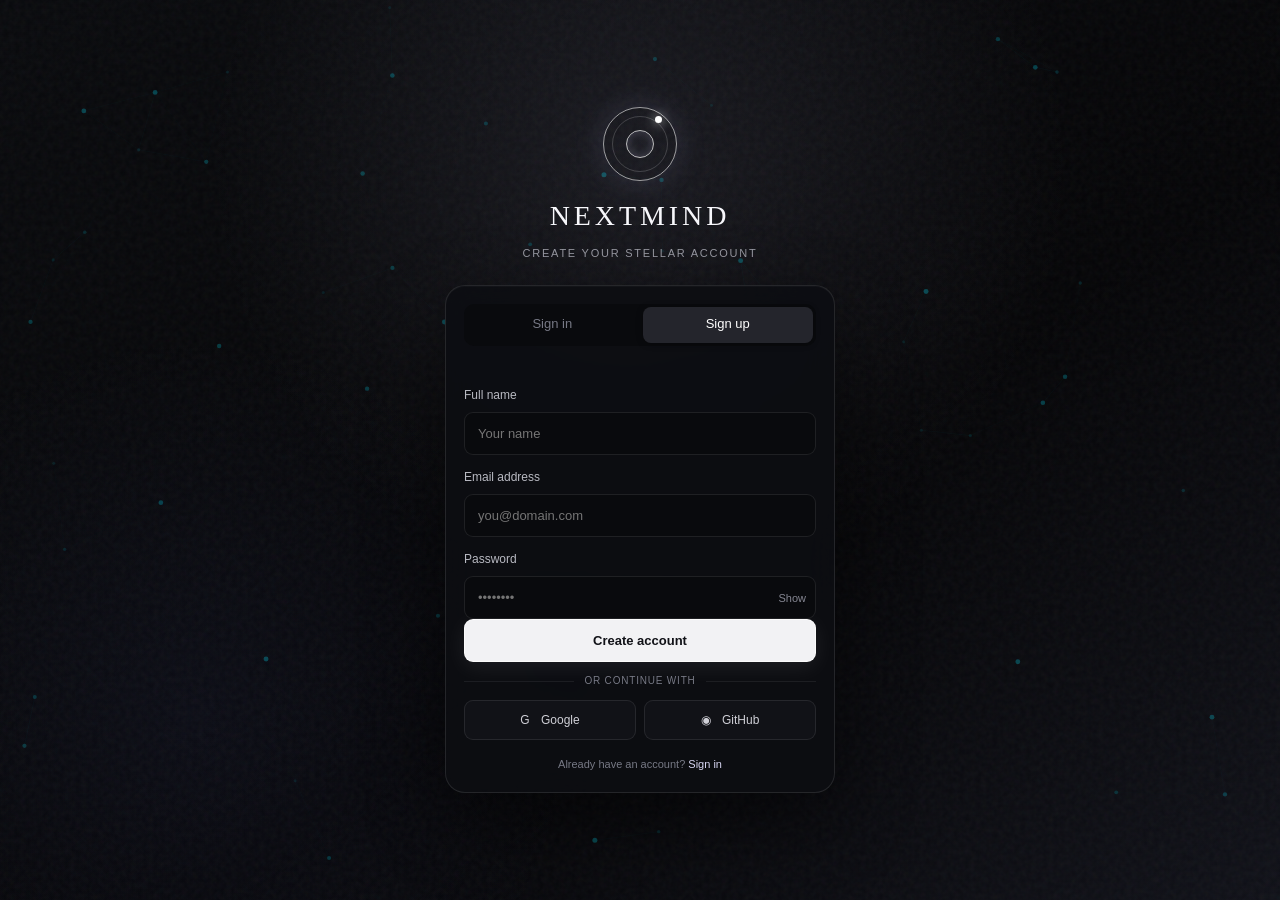
<file: frontend/register.html>
<!doctype html>
<html lang="en">
<head>
<meta charset="utf-8">
<meta name="viewport" content="width=device-width, initial-scale=1">
<title>NextMind - Create Account</title>
<link rel="stylesheet" href="styles.css">
</head>
<body class="auth-page cosmos-auth">
<main class="cosmos-shell">
  <header class="cosmos-brand">
    <div class="cosmos-orb"><span></span></div>
    <h1>NextMind</h1>
    <p>Create your stellar account</p>
  </header>

  <section class="cosmos-card" aria-labelledby="register-title">
    <div class="cosmos-tabs" role="tablist">
      <a href="index.html" role="tab">Sign in</a>
      <button class="active" type="button" role="tab" aria-selected="true">Sign up</button>
    </div>
    <p id="register-msg" class="cosmos-message" role="alert"></p>
    <h2 id="register-title" class="sr-only">Create your NextMind account</h2>

    <label class="cosmos-field">
      <span>Full name</span>
      <input id="name" placeholder="Your name" autocomplete="name" required />
    </label>
    <label class="cosmos-field">
      <span>Email address</span>
      <input id="email" placeholder="you@domain.com" type="email" autocomplete="email" required />
    </label>
    <label class="cosmos-field password-field">
      <span>Password</span>
      <div class="cosmos-password-row">
        <input id="password" placeholder="••••••••" type="password" autocomplete="new-password" minlength="6" required />
        <button id="toggle-password" type="button" aria-label="Show password">Show</button>
      </div>
    </label>
    <button class="cosmos-submit" id="register-btn" type="button">Create account</button>
    <div class="cosmos-divider"><span>Or continue with</span></div>
    <div class="cosmos-socials">
      <button type="button" data-provider="Google"><span>G</span> Google</button>
      <button type="button" data-provider="GitHub"><span>◉</span> GitHub</button>
    </div>
    <p class="cosmos-signup">Already have an account? <a href="index.html">Sign in</a></p>
  </section>
</main>

<script src="app.js"></script>
<script src="neural-bg.js"></script>
<script>
const registerPassword = document.getElementById('password');
document.getElementById('toggle-password').onclick = function () {
  const showPassword = registerPassword.type === 'password';
  registerPassword.type = showPassword ? 'text' : 'password';
  this.textContent = showPassword ? 'Hide' : 'Show';
  this.setAttribute('aria-label', showPassword ? 'Hide password' : 'Show password');
};
const oauthError = new URLSearchParams(window.location.search).get('oauth_error');
if (oauthError) {
  document.getElementById('register-msg').textContent = oauthError;
}
document.querySelectorAll('.cosmos-socials button').forEach((button) => {
  button.onclick = () => {
    window.location.href = `/api/auth/oauth/${button.dataset.provider.toLowerCase()}/start`;
  };
});
const registerBtn = document.getElementById('register-btn');
registerBtn.onclick = async () => {
  const name = document.getElementById('name').value.trim();
  const email = document.getElementById('email').value.trim();
  const password = document.getElementById('password').value;
  if (!name || !email || !password) {
    document.getElementById('register-msg').textContent = 'Please complete all fields.';
    return;
  }
  registerBtn.disabled = true;
  registerBtn.textContent = 'Creating account...';
  const result = await apiFetch('/auth/register', 'POST', {name, email, password});
  registerBtn.disabled = false;
  registerBtn.textContent = 'Create account';
  if(!result.success){ document.getElementById('register-msg').textContent = result.message; return; }
  window.location.href = 'index.html';
};
</script>
</body>
</html>
</file>
<file: frontend/styles.css>
:root {
  --primary: #00E5FF;
  --primary-glow: rgba(0, 229, 255, 0.5);
  --secondary: #4FC3F7;
  --bg-gradient: linear-gradient(135deg, #0B0F1A 0%, #000000 100%);
  --card-bg: rgba(255, 255, 255, 0.05);
  --card-border: 1px solid rgba(0, 229, 255, 0.2);
  --text-main: #FFFFFF;
  --text-muted: #B0BEC5;
  --sidebar-bg: rgba(11, 15, 26, 0.8);
  --input-bg: rgba(0, 0, 0, 0.3);
  --transition: all 0.3s cubic-bezier(0.4, 0, 0.2, 1);
  --radius: 12px;
}

* {
  margin: 0;
  padding: 0;
  box-sizing: border-box;
}

body {
  font-family: 'Inter', -apple-system, BlinkMacSystemFont, sans-serif;
  background: var(--bg-gradient);
  color: var(--text-main);
  min-height: 100vh;
  overflow-x: hidden;
  line-height: 1.6;
}

/* Layout */
.app-container {
  display: flex;
  min-height: 100vh;
}

.sidebar {
  width: 260px;
  background: var(--sidebar-bg);
  backdrop-filter: blur(20px);
  border-right: 1px solid rgba(0, 229, 255, 0.1);
  display: flex;
  flex-direction: column;
  padding: 2rem 1.5rem;
  position: fixed;
  height: 100vh;
  z-index: 100;
  transition: var(--transition);
}

.sidebar-logo {
  font-size: 1.5rem;
  font-weight: 800;
  color: var(--primary);
  margin-bottom: 3rem;
  display: flex;
  align-items: center;
  gap: 0.75rem;
  text-shadow: 0 0 10px var(--primary-glow);
}

.nav-links {
  list-style: none;
  display: flex;
  flex-direction: column;
  gap: 0.5rem;
}

.nav-links a {
  text-decoration: none;
  color: var(--text-muted);
  padding: 0.8rem 1.2rem;
  border-radius: var(--radius);
  display: flex;
  align-items: center;
  gap: 1rem;
  transition: var(--transition);
  position: relative;
}

.nav-links a:hover {
  color: var(--text-main);
  background: rgba(0, 229, 255, 0.05);
}

.nav-links a.active {
  color: var(--primary);
  background: rgba(0, 229, 255, 0.1);
}

.nav-links a.active::before {
  content: '';
  position: absolute;
  left: 0;
  top: 20%;
  height: 60%;
  width: 4px;
  background: var(--primary);
  border-radius: 0 4px 4px 0;
  box-shadow: 0 0 15px var(--primary);
}

.main-content {
  flex: 1;
  margin-left: 260px;
  padding: 2rem 3rem;
  width: calc(100% - 260px);
}

/* Typography */
h1, h2, h3, h4 {
  margin-bottom: 1rem;
  letter-spacing: -0.02em;
}

h1 { font-size: 2.5rem; font-weight: 800; }
h2 { font-size: 1.8rem; font-weight: 700; }

.section-intro {
  color: var(--text-muted);
  margin-bottom: 2rem;
  max-width: 800px;
}

/* Components */
.card {
  background: var(--card-bg);
  backdrop-filter: blur(12px);
  border: var(--card-border);
  border-radius: var(--radius);
  padding: 1.5rem;
  margin-bottom: 1.5rem;
  transition: var(--transition);
}

.card:hover {
  transform: translateY(-5px);
  border-color: rgba(0, 229, 255, 0.4);
  box-shadow: 0 10px 30px rgba(0, 229, 255, 0.1);
}

.highlight-card {
  background: linear-gradient(135deg, rgba(0, 229, 255, 0.1), rgba(79, 195, 247, 0.05));
  border: 1px solid rgba(0, 229, 255, 0.3);
}

/* Buttons */
.btn {
  padding: 0.8rem 1.8rem;
  border-radius: 999px;
  border: none;
  font-weight: 600;
  cursor: pointer;
  transition: var(--transition);
  display: inline-flex;
  align-items: center;
  gap: 0.5rem;
  background: linear-gradient(90deg, var(--primary), var(--secondary));
  color: #000;
  text-transform: uppercase;
  font-size: 0.85rem;
  letter-spacing: 0.05em;
}

.btn:hover {
  transform: scale(1.05);
  box-shadow: 0 0 20px var(--primary-glow);
}

.btn-secondary {
  background: transparent;
  border: 1px solid var(--primary);
  color: var(--primary);
}

.btn-muted {
  background: rgba(255, 255, 255, 0.1);
  color: var(--text-main);
}

/* Form Fields */
.input-field, textarea, select {
  width: 100%;
  padding: 0.9rem 1.2rem;
  background: var(--input-bg);
  border: 1px solid rgba(255, 255, 255, 0.1);
  border-radius: var(--radius);
  color: var(--text-main);
  font-family: inherit;
  margin-bottom: 1rem;
  transition: var(--transition);
}

.input-field:focus, textarea:focus, select:focus {
  outline: none;
  border-color: var(--primary);
  box-shadow: 0 0 10px rgba(0, 229, 255, 0.2);
}

/* Badges */
.badge {
  padding: 0.25rem 0.75rem;
  border-radius: 999px;
  font-size: 0.75rem;
  font-weight: 700;
  text-transform: uppercase;
}

.badge-success { background: rgba(0, 230, 118, 0.2); color: #00E676; }
.badge-warning { background: rgba(255, 214, 0, 0.2); color: #FFD600; }
.badge-danger { background: rgba(255, 82, 82, 0.2); color: #FF5252; }

/* Grid Systems */
.grid-2 { display: grid; grid-template-columns: 1fr 1fr; gap: 1.5rem; }
.grid-3 { display: grid; grid-template-columns: repeat(3, 1fr); gap: 1.5rem; }

/* AI Chat Specific */
.result-panel {
  background: rgba(0, 0, 0, 0.4);
  border-left: 4px solid var(--primary);
  padding: 1.5rem;
  border-radius: 0 var(--radius) var(--radius) 0;
  margin-top: 1rem;
}

/* Animations */
@keyframes pulse {
  0% { transform: scale(1); opacity: 0.5; }
  50% { transform: scale(1.2); opacity: 1; }
  100% { transform: scale(1); opacity: 0.5; }
}

.pulse-node {
  animation: pulse 2s infinite ease-in-out;
}

/* Responsive */
@media (max-width: 1024px) {
  .sidebar { width: 80px; padding: 2rem 0.5rem; }
  .sidebar-logo span { display: none; }
  .nav-links a span { display: none; }
  .main-content { margin-left: 80px; width: calc(100% - 80px); }
}

@media (max-width: 768px) {
  .grid-2, .grid-3 { grid-template-columns: 1fr; }
  .sidebar {
    width: 100%;
    height: 60px;
    bottom: 0;
    top: auto;
    flex-direction: row;
    padding: 0;
    border-right: none;
    border-top: 1px solid rgba(0, 229, 255, 0.1);
  }
}

  /* Study planner */
  .planner-main { height: 100vh; overflow: hidden; }
  .planner-topbar { flex: 0 0 43px; height: 43px !important; min-height: 43px; padding: 0 21px; }
  .planner-topbar .dashboard-search { width: 180px; height: 25px; }
  .planner-topbar .dashboard-icon-button { width: 27px; height: 27px; font-size: 12px; }
  .planner-content { padding: 8px 18px 18px; min-height: 0; overflow: auto; }
  .planner-heading-row { height: 68px; display: flex; align-items: flex-start; justify-content: space-between; }
  .planner-heading-row h1 { margin: 0; font-size: 16px; font-weight: 500; line-height: 1.05; }
  .planner-heading-row p { margin: 2px 0 0; color: #aaa; font-size: 15px; }
  .planner-add-button { border: 0; border-radius: 8px; background: #24aeb3; color: #071214; height: 29px; padding: 0 13px; font-weight: 600; font-size: 11px; cursor: pointer; box-shadow: 0 0 12px rgba(36,174,179,.12); }
  .planner-add-button span { font-size: 17px; vertical-align: -1px; }
  .planner-week { height: 68px; display: grid; grid-template-columns: 92px minmax(0,1fr); align-items: center; border: 1px solid rgba(255,255,255,.09); border-radius: 10px 10px 0 0; padding-left: 15px; overflow: hidden; }
  .planner-week-label { color: #eee; font-size: 13px; font-weight: 600; }
  .planner-days { height: 100%; display: grid; grid-template-columns: repeat(7,minmax(0,1fr)); }
  .planner-days button { border: 0; border-left: 1px solid rgba(255,255,255,.025); background: transparent; color: #aaa; font: inherit; display: grid; grid-template-columns: 1fr 1fr; align-content: center; column-gap: 8px; padding: 0 12px; cursor: pointer; }
  .planner-days button strong, .planner-days button span { align-self: end; text-align: left; }
  .planner-days button strong { font-size: 10px; font-weight: 500; }
  .planner-days button span { justify-self: end; font-size: 11px; }
  .planner-days button small { grid-column: 1 / -1; height: 10px; margin-top: 5px; display: flex; gap: 4px; }
  .planner-days button i { width: 4px; height: 4px; border-radius: 50%; background: #23868c; }
  .planner-days button.selected { background: #239aa0; color: white; border-radius: 8px; height: 54px; margin: 7px 0; box-shadow: 0 5px 18px rgba(35,154,160,.22); }
  .planner-days button.selected i { background: white; }
  .planner-layout { display: grid; grid-template-columns: minmax(0, 2fr) minmax(230px, 1fr); gap: 10px; height: calc(100vh - 227px); min-height: 420px; margin-top: 10px; }
  .planner-tasks-panel, .planner-schedule { border: 1px solid rgba(255,255,255,.09); border-radius: 10px; background: rgba(18,18,18,.72); min-height: 0; overflow: hidden; }
  .planner-tabs { height: 41px; display: flex; align-items: stretch; border-bottom: 1px solid rgba(255,255,255,.065); }
  .planner-tabs button { border: 0; border-right: 1px solid rgba(255,255,255,.055); background: transparent; color: #aaa; padding: 0 16px; font-size: 10px; cursor: pointer; }
  .planner-tabs button.active { color: #e5e5e5; background: rgba(255,255,255,.025); }
  .planner-table-head { height: 38px; display: flex; align-items: center; justify-content: space-between; padding: 0 17px; font-size: 13px; font-weight: 600; }
  .planner-more, .planner-schedule-title button { border: 0; background: transparent; color: #777; cursor: pointer; }
  .planner-task-list { height: calc(100% - 79px); overflow-y: auto; }
  .planner-task-row { min-height: 40px; display: grid; grid-template-columns: 22px minmax(170px, 1.6fr) minmax(100px, 1fr) 105px 56px 20px; align-items: center; gap: 6px; padding: 0 13px; border-bottom: 1px solid rgba(255,255,255,.035); font-size: 9px; }
  .planner-task-check { appearance: none; width: 12px; height: 12px; border: 1px solid #777; border-radius: 2px; cursor: pointer; }
  .planner-task-check:checked { background: #24aeb3; border-color: #24aeb3; box-shadow: inset 0 0 0 2px #111; }
  .planner-task-name { min-width: 0; }
  .planner-task-name strong { font-size: 10px; white-space: nowrap; overflow: hidden; text-overflow: ellipsis; display: block; }
  .planner-task-name strong.completed { text-decoration: line-through; color: #777; }
  .planner-subject, .planner-due { color: #bbb; white-space: nowrap; overflow: hidden; text-overflow: ellipsis; }
  .planner-subject { border-radius: 3px; background: rgba(109,78,144,.24); text-align: center; padding: 4px 7px; width: fit-content; max-width: 100%; }
  .planner-priority { border-radius: 3px; padding: 4px 5px; text-align: center; }
  .planner-priority.high { background: rgba(188,91,91,.32); color: #ff9a9a; }
  .planner-priority.medium { background: rgba(153,112,52,.32); color: #e9b66b; }
  .planner-priority.low { background: rgba(53,139,112,.28); color: #83c4af; }
  .planner-delete { border: 0; background: transparent; color: #666; cursor: pointer; opacity: 0; }
  .planner-task-row:hover .planner-delete { opacity: 1; }
  .planner-empty { padding: 26px; color: #777; text-align: center; }
  .planner-pagination { display: none; }
  .planner-schedule { padding: 15px 12px; }
  .planner-schedule-title { height: 46px; display: flex; justify-content: space-between; }
  .planner-schedule-title h2 { margin: 0; font-size: 13px; line-height: 1.2; }
  .planner-progress { height: 62px; display: grid; grid-template-columns: 48px 1fr; align-items: center; gap: 10px; }
  .planner-progress-ring { --progress: 270deg; width: 42px; height: 42px; border-radius: 50%; display: grid; place-items: center; background: conic-gradient(#5d9fa4 var(--progress), rgba(255,255,255,.07) 0); position: relative; font-size: 10px; }
  .planner-progress-ring::after { content: ''; position: absolute; inset: 4px; border-radius: 50%; background: #151515; }
  .planner-progress-ring span { position: relative; z-index: 1; }
  .planner-progress p { margin: 0; font-size: 10px; line-height: 1.15; }
  .planner-timeline { border-left: 1px solid rgba(255,255,255,.09); margin-left: 3px; padding-left: 9px; }
  .planner-timeline article { min-height: 50px; position: relative; display: grid; grid-template-columns: 1fr 18px; grid-template-rows: 18px 1fr; align-items: center; border-left: 1px solid #55aeb4; background: rgba(255,255,255,.045); margin-bottom: 8px; padding: 6px 4px 5px 9px; }
  .planner-timeline article:nth-child(1) { border-left-color: #5d9ca1; }
  .planner-timeline article:nth-child(2) { border-left-color: #9c5d7a; }
  .planner-timeline article:nth-child(3) { border-left-color: #4ba9b5; }
  .planner-timeline time, .planner-timeline strong { grid-column: 1; font-size: 9px; }
  .planner-timeline time { color: #aaa; }
  .planner-timeline strong { white-space: nowrap; overflow: hidden; text-overflow: ellipsis; }
  .planner-timeline button { grid-column: 2; grid-row: 1 / 3; border: 0; background: transparent; color: #777; font-size: 12px; cursor: pointer; }
  .planner-timeline button.done { color: #4ac5c6; }
  .planner-modal-backdrop { position: fixed; inset: 0; z-index: 2000; display: grid; place-items: center; background: rgba(0,0,0,.72); }
  .planner-modal-backdrop[hidden] { display: none; }
  .planner-modal { width: min(420px, calc(100% - 30px)); border: 1px solid rgba(255,255,255,.1); border-radius: 10px; background: #17191a; padding: 20px; box-shadow: 0 24px 80px rgba(0,0,0,.6); }
  .planner-modal-title { display: flex; justify-content: space-between; align-items: center; }
  .planner-modal-title h2 { margin: 0; font-size: 18px; }
  .planner-modal-title button { border: 0; background: transparent; color: #aaa; font-size: 22px; cursor: pointer; }
  .planner-modal label { display: grid; gap: 6px; margin-top: 15px; color: #aaa; font-size: 11px; }
  .planner-modal input, .planner-modal select { height: 38px; border: 1px solid rgba(255,255,255,.1); border-radius: 5px; background: #0d0e0f; color: #eee; padding: 0 10px; font: inherit; }
  .planner-modal-grid { display: grid; grid-template-columns: 1fr 1fr; gap: 10px; }
  .planner-save-button { width: 100%; height: 38px; margin-top: 18px; }
  .planner-form-error { min-height: 15px; margin: 8px 0 0; color: #f48d8d; font-size: 11px; }

  @media (max-width: 900px) {
    .planner-layout { grid-template-columns: 1fr 250px; }
    .planner-task-row { grid-template-columns: 22px minmax(150px,1fr) 90px 52px 20px; }
    .planner-subject { display: none; }
  }
  @media (max-width: 720px) {
    .planner-main { height: auto; overflow: visible; }
    .planner-content { padding: 12px; }
    .planner-layout { height: auto; grid-template-columns: 1fr; }
    .planner-tasks-panel { height: 390px; }
    .planner-schedule { min-height: 300px; }
    .planner-week { grid-template-columns: 75px minmax(490px,1fr); overflow-x: auto; }
    .planner-task-row { grid-template-columns: 22px minmax(130px,1fr) 84px 54px 18px; }
    .planner-due { font-size: 8px; }
  }
/* Legacy mobile navigation */
@media (max-width: 768px) {
  .sidebar-logo { display: none; }
  .nav-links {
    flex-direction: row;
    width: 100%;
    justify-content: space-around;
  }
  .main-content { margin-left: 0; margin-bottom: 60px; width: 100%; padding: 1.5rem; }
}

/* NextMind AI chat workspace */
.ai-chat-page {
  background: #050505;
  color: #f2f2f0;
}

.ai-shell {
  min-height: 100vh;
  display: flex;
  flex-direction: column;
  background:
    radial-gradient(circle at 50% 28%, rgba(255,255,255,.025), transparent 28%),
    #050505;
}

.ai-topbar {
  height: 82px;
  width: min(1180px, calc(100% - 48px));
  margin: 0 auto;
  display: grid;
  grid-template-columns: 1fr auto 1fr;
  align-items: center;
  border-bottom: 1px solid rgba(255,255,255,.025);
}

.ai-brand { color: #f5f5f5; text-decoration: none; font-size: 1rem; font-weight: 600; display: flex; align-items: center; gap: 10px; }
.ai-brand-mark { width: 24px; height: 24px; border: 1px solid rgba(255,255,255,.7); border-radius: 50%; display: grid; place-items: center; font-size: .72rem; }
.ai-tabs { height: 100%; display: flex; align-items: center; gap: 4px; }
.ai-tab { border: 0; border-radius: 999px; padding: 7px 14px; background: transparent; color: #777; text-decoration: none; font-size: .76rem; }
.ai-tab.active { color: #eee; background: rgba(255,255,255,.055); }
.ai-top-actions { justify-self: end; display: flex; align-items: center; gap: 8px; }
.ai-icon-btn, .ai-upgrade { border: 1px solid rgba(255,255,255,.08); background: #090909; color: #aaa; border-radius: 999px; height: 32px; text-decoration: none; }
.ai-icon-btn { width: 32px; }
.ai-upgrade { display: flex; align-items: center; padding: 0 13px; font-size: .72rem; }

.ai-workspace { width: min(860px, calc(100% - 32px)); margin: 0 auto; flex: 1; padding-top: 10vh; }
.ai-welcome { text-align: center; min-height: 230px; display: flex; flex-direction: column; align-items: center; justify-content: flex-start; }
.ai-spark { margin-bottom: 38px; color: #d0d0d0; font-size: .9rem; }
.ai-date-label { color: #777; font-size: .62rem; letter-spacing: .08em; margin-bottom: 12px; }
.ai-welcome h1 { font-family: Georgia, 'Times New Roman', serif; font-weight: 400; font-size: clamp(2rem, 4vw, 3rem); line-height: 1.08; color: #d6b38a; letter-spacing: -.02em; }
.ai-welcome h1 span { color: #efefed; }

.ai-composer-wrap { max-width: 760px; margin: 0 auto; }
.ai-context-row { height: 0; display: flex; justify-content: flex-start; gap: 8px; transform: translateY(-34px); }
.ai-context-select { width: auto; margin: 0; padding: 0 10px; height: 28px; border: 1px solid rgba(255,255,255,.06); border-radius: 7px; background: #090909; color: #777; font-size: .68rem; }
.ai-composer { display: grid; grid-template-columns: 1fr 38px; gap: 8px; align-items: end; border: 1px solid rgba(255,255,255,.08); background: rgba(12,12,12,.96); border-radius: 12px; padding: 9px 10px 9px 16px; box-shadow: 0 18px 70px rgba(0,0,0,.55); }
.ai-composer textarea { resize: none; min-height: 38px; max-height: 120px; margin: 0; border: 0; background: transparent; box-shadow: none; padding: 7px 0; color: #eee; font-size: .9rem; }
.ai-send { width: 34px; height: 34px; border: 0; border-radius: 50%; background: linear-gradient(135deg,#cba875,#8d6946); color: #111; font-size: 1.2rem; cursor: pointer; }
.ai-status-row { display: flex; gap: 18px; color: #555; font-size: .62rem; padding: 8px 8px 0; }

.ai-starter-grid { max-width: 760px; margin: 18px auto 0; display: grid; grid-template-columns: repeat(5, 1fr); gap: 8px; }
.ai-starter-card { min-height: 58px; padding: 10px; border: 1px solid rgba(255,255,255,.055); border-radius: 8px; background: #090909; color: #8b8b8b; font-size: .65rem; line-height: 1.35; text-align: left; cursor: pointer; }
.ai-starter-card:hover { border-color: rgba(203,168,117,.45); color: #d5c5b0; }

.ai-answer { border: 1px solid rgba(255,255,255,.07); border-left: 2px solid #cba875; background: rgba(12,12,12,.9); border-radius: 10px; color: #ddd; white-space: pre-wrap; }
.ai-tools { max-width: 760px; margin: 32px auto 50px; display: grid; grid-template-columns: 1fr 1fr; gap: 12px; }
.ai-tool-item { background: #090909; border: 1px solid rgba(255,255,255,.06); border-radius: 10px; padding: 14px; }
.ai-tool-item label { color: #aaa; font-size: .7rem; display: block; margin-bottom: 10px; }
.ai-tool-item textarea, .ai-tool-item input { background: #050505; border-color: rgba(255,255,255,.08); }
.ai-tool-item button, .ai-tool-actions button { border: 1px solid rgba(255,255,255,.09); background: #111; color: #aaa; border-radius: 999px; padding: 7px 12px; font-size: .68rem; }
.ai-tool-actions { display: flex; gap: 6px; }
.ai-tool-item pre { margin-top: 12px; color: #ddd; white-space: pre-wrap; }
.sr-only { position: absolute; width: 1px; height: 1px; overflow: hidden; clip: rect(0 0 0 0); }
.ai-footer { width: min(1180px, calc(100% - 48px)); height: 58px; margin: auto auto 0; border-top: 1px solid rgba(255,255,255,.025); display: flex; justify-content: center; align-items: center; gap: 30px; color: #555; font-size: .62rem; }

/* Profile */
.profile-main { height: 100vh; overflow: hidden; }
.profile-content { height: calc(100vh - 43px); overflow-y: auto; padding: 14px 18px 22px; }
.profile-heading { margin-bottom: 10px; }
.profile-heading h1 { margin: 0; font-size: 17px; font-weight: 600; }
.profile-heading p { margin: 3px 0 0; color: #aaa; font-size: 13px; }
.profile-grid { display: grid; gap: 10px; }
.profile-grid-top { grid-template-columns: minmax(0, 1.9fr) minmax(240px, 1fr); height: 225px; }
.profile-grid-bottom { grid-template-columns: minmax(0, 1.4fr) minmax(300px, 1fr); margin-top: 10px; min-height: 185px; }
.profile-panel { border: 1px solid rgba(255,255,255,.09); border-radius: 8px; background: rgba(18,18,19,.9); overflow: hidden; padding: 13px 14px; }
.profile-panel h2 { margin: 0 0 10px; font-size: 14px; }
.profile-personal-layout { height: 178px; display: grid; grid-template-columns: 105px minmax(0,1fr); gap: 12px; }
.profile-photo-column { text-align: center; }
.profile-photo { width: 70px; height: 70px; margin: 0 auto 7px; border-radius: 50%; display: grid; place-items: center; overflow: hidden; background: linear-gradient(135deg,#c7bba9,#4a352a); color: #fff; font-family: Georgia,serif; font-size: 26px; }
.profile-photo img { width: 100%; height: 100%; object-fit: cover; }
.profile-upload-label { display: inline-block; color: #aaa; font-size: 9px; line-height: 1.15; cursor: pointer; }
.profile-form { display: grid; grid-template-columns: 1fr 1fr; column-gap: 8px; height: 100%; align-content: start; }
.profile-form label { display: grid; gap: 3px; color: #aaa; font-size: 9px; }
.profile-form input { width: 100%; height: 27px; border: 1px solid transparent; border-radius: 0; background: transparent; color: #eee; font: inherit; padding: 0; border-bottom-color: rgba(255,255,255,.06); }
.profile-form label:nth-child(3), .profile-form label:nth-child(4) { grid-column: span 1; margin-top: 4px; }
.profile-message { grid-column: 1 / -1; height: 15px; margin: 4px 0 0; color: #58c5c8; font-size: 9px; }
.profile-primary-button { grid-column: 1 / -1; height: 27px; border: 0; border-radius: 3px; background: #31adb2; color: #071315; font-size: 10px; font-weight: 600; cursor: pointer; }
.profile-stat-grid { display: grid; grid-template-columns: 1fr 1fr; column-gap: 12px; row-gap: 11px; }
.profile-stat-grid article { min-height: 45px; display: flex; flex-direction: column; }
.profile-stat-grid span { color: #aaa; font-size: 9px; margin-bottom: 3px; }
.profile-stat-grid strong { font-size: 11px; font-weight: 400; line-height: 1.25; }
.profile-stat-grid strong b { font-size: 13px; font-weight: 600; }
.profile-panel-title { height: 28px; display: flex; justify-content: space-between; align-items: start; }
.profile-panel-title button { border: 0; background: transparent; color: #777; cursor: pointer; font-size: 11px; }
.profile-setting-row { min-height: 30px; display: flex; align-items: center; justify-content: space-between; border-bottom: 1px solid rgba(255,255,255,.035); font-size: 10px; }
.profile-setting-row > div { display: flex; align-items: center; gap: 6px; }
.profile-setting-row strong { font-size: 9px; font-weight: 400; }
.profile-setting-row input[type="checkbox"] { appearance: none; width: 25px; height: 13px; border-radius: 9px; background: #34373a; position: relative; cursor: pointer; }
.profile-setting-row input[type="checkbox"]::after { content: ''; position: absolute; width: 9px; height: 9px; left: 2px; top: 2px; border-radius: 50%; background: #aaa; transition: .2s; }
.profile-setting-row input[type="checkbox"]:checked { background: #27979c; }
.profile-setting-row input[type="checkbox"]:checked::after { left: 14px; background: #fff; }
.github-account span { color: #ddd; }
.github-account button, .profile-outline-button { border: 0; background: transparent; color: #ddd; font-size: 9px; cursor: pointer; }
.achievement-row { height: 36px; display: grid; grid-template-columns: 29px 1fr; align-items: center; }
.achievement-icon { width: 23px; height: 23px; display: grid; place-items: center; border-radius: 50%; font-size: 13px; }
.achievement-icon.trophy { background: rgba(218,168,77,.12); color: #e1b654; }
.achievement-icon.medal { background: rgba(217,175,106,.13); color: #cda258; }
.achievement-icon.purple { background: rgba(144,118,188,.16); color: #a99bc9; }
.achievement-icon.streak { background: rgba(70,178,172,.16); color: #54bcb7; }
.achievement-row div { min-width: 0; display: flex; flex-direction: column; }
.achievement-row strong { font-size: 10px; }
.achievement-row small { color: #999; font-size: 8px; }
.achievement-row small b { color: #5bc5c6; }
.profile-modal-backdrop { position: fixed; inset: 0; z-index: 2000; display: grid; place-items: center; background: rgba(0,0,0,.72); }
.profile-modal-backdrop[hidden] { display: none; }
.profile-modal { width: min(390px, calc(100% - 30px)); border: 1px solid rgba(255,255,255,.1); border-radius: 8px; background: #17191a; padding: 20px; }
.profile-modal-title { display: flex; align-items: center; justify-content: space-between; }
.profile-modal-title h2 { margin: 0; font-size: 17px; }
.profile-modal-title button { border: 0; background: transparent; color: #aaa; font-size: 22px; }
.profile-modal label { display: grid; gap: 6px; margin-top: 13px; color: #aaa; font-size: 10px; }
.profile-modal input { height: 36px; border: 1px solid rgba(255,255,255,.09); border-radius: 4px; background: #0d0e0f; color: #eee; padding: 0 10px; }
.profile-modal .profile-primary-button { width: 100%; margin-top: 14px; height: 34px; }
.profile-modal p { min-height: 14px; color: #ef9a9a; font-size: 10px; }

@media (max-width: 900px) {
  .profile-grid-top { grid-template-columns: 1fr 260px; }
  .profile-grid-bottom { grid-template-columns: 1fr 280px; }
}
@media (max-width: 720px) {
  .profile-main { height: auto; overflow: visible; }
  .profile-content { height: auto; padding: 12px; }
  .profile-grid-top, .profile-grid-bottom { grid-template-columns: 1fr; height: auto; }
  .personal-panel { min-height: 280px; }
  .profile-personal-layout { height: auto; grid-template-columns: 80px 1fr; }
  .profile-grid-bottom { min-height: 0; }
}

body.ai-chat-page.ai-light-theme { background: #f4f1eb; }
body.ai-light-theme .ai-shell { background: radial-gradient(circle at 50% 25%, rgba(130,102,68,.08), transparent 30%), #f4f1eb; }
body.ai-light-theme { color: #1d1c1a; }
body.ai-light-theme .ai-brand, body.ai-light-theme .ai-welcome h1 span { color: #1d1c1a; }
body.ai-light-theme .ai-composer, body.ai-light-theme .ai-context-select, body.ai-light-theme .ai-starter-card, body.ai-light-theme .ai-tool-item, body.ai-light-theme .ai-answer { background: rgba(255,255,255,.88); }
body.ai-light-theme .ai-composer { border-color: rgba(45,35,25,.12); }
body.ai-light-theme .ai-composer textarea, body.ai-light-theme .ai-answer { color: #1d1c1a; }
body.ai-light-theme .ai-tool-item textarea, body.ai-light-theme .ai-tool-item input { background: #fff; color: #1d1c1a; }

@media (max-width: 768px) {
  .ai-topbar { width: calc(100% - 24px); grid-template-columns: 1fr auto; height: 68px; }
  .ai-tabs { display: none; }
  .ai-workspace { width: calc(100% - 24px); padding-top: 54px; }
  .ai-welcome { min-height: 190px; }
  .ai-context-row { height: auto; transform: none; margin-bottom: 8px; }
  .ai-context-select { flex: 1; }
  .ai-starter-grid { grid-template-columns: repeat(2, 1fr); }
  .ai-tools { grid-template-columns: 1fr; }
  .ai-footer { width: calc(100% - 24px); gap: 12px; }
}

/* Dashboard */
.dashboard-page { background: #050607; min-height: 100vh; overflow-x: hidden; }
.dashboard-shell { display: flex; min-height: 100vh; }
.dashboard-sidebar { position: fixed; inset: 0 auto 0 0; width: 188px; z-index: 30; display: flex; flex-direction: column; padding: 25px 18px 20px; background: #08090b; border-right: 1px solid rgba(255,255,255,.07); }
.dashboard-brand { display: flex; align-items: center; gap: 10px; height: 34px; color: #f3f4f5; text-decoration: none; font-size: 18px; font-weight: 700; margin-bottom: 28px; }
.dashboard-brand-mark { width: 29px; height: 29px; display: grid; place-items: center; border: 1px solid #d9d9dc; border-radius: 50%; font-family: Georgia, serif; font-size: 14px; }
.dashboard-nav { display: flex; flex-direction: column; gap: 5px; }
.dashboard-nav a { height: 40px; display: flex; align-items: center; gap: 12px; border-radius: 7px; padding: 0 12px; color: #777b83; text-decoration: none; font-size: 13px; }
.dashboard-nav a.active, .dashboard-nav a:hover { color: #eceef1; background: rgba(255,255,255,.055); }
.dashboard-nav a.active { box-shadow: inset 2px 0 #32c9cf; }
.nav-icon { width: 18px; color: #7e848a; text-align: center; }
.dashboard-profile { margin-top: auto; border: 0; border-top: 1px solid rgba(255,255,255,.05); background: transparent; color: #ddd; display: flex; align-items: center; gap: 9px; padding: 16px 3px 0; text-align: left; cursor: pointer; }
.dashboard-profile > span:last-child { display: flex; flex-direction: column; min-width: 0; }
.dashboard-profile strong { font-size: 12px; white-space: nowrap; overflow: hidden; text-overflow: ellipsis; }
.dashboard-profile small { color: #777; font-size: 10px; }
.profile-avatar { width: 25px; height: 25px; display: grid; place-items: center; flex: none; border-radius: 50%; background: #191b1e; color: #5ccbd0; font-size: 11px; }
.dashboard-main { min-width: 0; width: calc(100% - 188px); margin-left: 188px; }
.dashboard-topbar { height: 43px; display: flex; align-items: center; border-bottom: 1px solid rgba(255,255,255,.065); padding: 0 20px; }
.dashboard-search { height: 27px; display: flex; align-items: center; gap: 7px; color: #777; }
.dashboard-search input { width: 220px; border: 0; outline: 0; background: transparent; color: #ddd; font: inherit; font-size: 12px; }
.dashboard-actions { margin-left: auto; display: flex; align-items: center; gap: 8px; }
.dashboard-icon-button { width: 26px; height: 26px; border: 0; display: grid; place-items: center; border-radius: 50%; background: transparent; color: #777; text-decoration: none; cursor: pointer; font-size: 13px; }
.dashboard-icon-button:hover { color: #fff; background: rgba(255,255,255,.06); }
.dashboard-mobile-menu { display: none; }
.dashboard-content { padding: 20px 22px 28px; }
.dashboard-welcome { margin-bottom: 16px; }
.dashboard-welcome h1 { margin: 0 0 2px; font-size: 21px; font-weight: 700; letter-spacing: -.02em; }
.dashboard-welcome p { margin: 0; color: #e0e2e4; font-size: 16px; }
.dashboard-grid { display: grid; gap: 12px; }
.dashboard-grid-top { grid-template-columns: 1fr 1fr .95fr; }
.dashboard-grid-bottom { grid-template-columns: 1.35fr 1fr; margin-top: 12px; }
.dashboard-panel { position: relative; min-width: 0; border: 1px solid rgba(255,255,255,.105); border-radius: 4px; background: rgba(14,15,17,.82); }
.dashboard-panel-header { height: 42px; display: flex; align-items: center; justify-content: space-between; border-bottom: 1px solid rgba(255,255,255,.055); padding: 0 12px; }
.dashboard-panel-header h2 { margin: 0; font-size: 13px; font-weight: 700; }
.dashboard-panel-header > div { display: flex; align-items: center; gap: 4px; }
.panel-menu { position: relative; border: 0; background: transparent; color: #777; cursor: pointer; letter-spacing: 1px; }
.panel-link { color: #777; text-decoration: none; font-size: 10px; margin-right: 4px; }
.panel-menu-popover { display: none !important; position: absolute; z-index: 20; top: 36px; right: 8px; min-width: 150px; flex-direction: column !important; align-items: stretch !important; gap: 0 !important; padding: 5px; border: 1px solid rgba(255,255,255,.1); border-radius: 7px; background: #17191c; box-shadow: 0 12px 30px rgba(0,0,0,.4); }
.panel-menu-popover.open { display: flex !important; }
.panel-menu-popover a, .panel-menu-popover button { border: 0; border-radius: 4px; background: transparent; color: #bbb; padding: 8px 9px; text-align: left; text-decoration: none; font-size: 11px; cursor: pointer; }
.panel-menu-popover a:hover, .panel-menu-popover button:hover { background: rgba(255,255,255,.06); color: #fff; }
.ai-dashboard-panel { height: 202px; }
.dashboard-ai-prompts { height: 36px; display: flex; align-items: center; gap: 7px; padding: 0 12px; }
.dashboard-ai-prompts button { border: 0; border-radius: 3px; padding: 5px 7px; background: rgba(255,255,255,.045); color: #bfc2c7; font-size: 9px; cursor: pointer; }
.dashboard-ai-prompts button:hover { background: rgba(52,204,211,.12); color: #fff; }
.dashboard-ai-link { height: 124px; display: flex; align-items: end; padding: 0 10px 10px; }
.dashboard-ai-link a { width: 100%; height: 60px; display: grid; grid-template-columns: 28px 1fr 27px; align-items: end; border: 1px solid rgba(255,255,255,.075); border-radius: 4px; padding: 8px; color: #777; text-decoration: none; font-size: 11px; }
.dashboard-ai-link a b { height: 27px; display: grid; place-items: center; border-radius: 50%; background: #38cdd3; color: #081012; }
.progress-panel, .upload-panel { height: 202px; }
.progress-layout { height: 160px; display: grid; grid-template-columns: 120px 1fr; align-items: center; }
.progress-ring-wrap { display: flex; flex-direction: column; align-items: center; gap: 5px; color: #777; font-size: 10px; }
.progress-ring { --progress: 0deg; width: 86px; height: 86px; position: relative; display: grid; place-items: center; border-radius: 50%; background: conic-gradient(#29c1c7 var(--progress), rgba(255,255,255,.08) 0deg); box-shadow: 0 0 18px rgba(41,193,199,.12); }
.progress-ring::after { content: ""; position: absolute; inset: 9px; border-radius: 50%; background: #101214; }
.progress-ring span { position: relative; z-index: 1; color: #f4f4f4; font-size: 18px; }
.progress-stats { height: 112px; display: grid; grid-template-columns: 1fr 1fr; gap: 3px; border-left: 1px solid rgba(255,255,255,.055); }
.progress-stats div { border-right: 1px solid rgba(255,255,255,.055); display: flex; flex-direction: column; justify-content: end; padding: 0 12px 12px 17px; }
.progress-stats strong { color: #31c4c9; font-size: 16px; }
.progress-stats span { color: #74777c; font-size: 10px; line-height: 1.25; }
.dashboard-dropzone { height: 158px; margin: 0 10px; border: 1px dashed rgba(255,255,255,.09); border-radius: 4px; display: flex; flex-direction: column; justify-content: center; align-items: center; gap: 10px; color: #aaa; text-align: center; cursor: pointer; }
.dashboard-dropzone.dragging { border-color: #35cbd1; background: rgba(53,203,209,.07); }
.upload-icon { color: #aaa; font-size: 25px; }
.dashboard-dropzone strong { font-size: 11px; line-height: 1.3; }
.dashboard-dropzone input { position: absolute; opacity: 0; pointer-events: none; }
.dashboard-upload-status { min-height: 14px; margin: 3px 12px 0; color: #55cdd2; font-size: 10px; text-align: center; }
.notebook-panel, .revision-panel { height: 196px; }
.recent-note-list, .revision-list { height: 153px; overflow-y: auto; }
.recent-note-item { height: 38px; display: grid; grid-template-columns: 26px 1fr 24px; align-items: center; border-bottom: 1px solid rgba(255,255,255,.055); padding: 0 12px; color: #d8dade; text-decoration: none; }
.recent-note-item:hover { background: rgba(255,255,255,.025); }
.recent-note-item > span:nth-child(2), .revision-item > div { min-width: 0; display: flex; flex-direction: column; }
.recent-note-item strong, .revision-item strong { font-size: 11px; white-space: nowrap; overflow: hidden; text-overflow: ellipsis; }
.recent-note-item small, .revision-item small { color: #777; font-size: 9px; }
.note-file-icon { color: #777; font-size: 15px; }
.note-actions { text-align: right; color: #777; font-size: 13px; }
.revision-item { min-height: 38px; display: grid; grid-template-columns: 25px 1fr 70px; align-items: center; border-bottom: 1px solid rgba(255,255,255,.055); padding: 0 12px; }
.revision-checkbox { appearance: none; width: 13px; height: 13px; border: 1px solid rgba(255,255,255,.14); border-radius: 2px; background: transparent; cursor: pointer; }
.revision-checkbox:checked { background: #31c4c9; box-shadow: inset 0 0 0 3px #111; }
.revision-date { justify-self: end; color: #777; font-size: 9px; white-space: nowrap; }
.dashboard-empty { height: 100%; display: flex; flex-direction: column; align-items: center; justify-content: center; gap: 6px; color: #777; font-size: 11px; }
.dashboard-empty strong { color: #aaa; font-size: 12px; }
.dashboard-empty a { color: #45cdd2; text-decoration: none; }
.dashboard-sidebar-overlay { display: none; }

@media (max-width: 1100px) {
  .dashboard-grid-top { grid-template-columns: 1fr 1fr; }
  .upload-panel { grid-column: 1 / -1; }
  .upload-panel { height: 190px; }
}
@media (max-width: 780px) {
  .dashboard-sidebar { transform: translateX(-100%); transition: transform .25s ease; width: 220px; }
  .dashboard-sidebar.open { transform: translateX(0); }
  .dashboard-sidebar-overlay.active { display: block; position: fixed; inset: 0; z-index: 25; background: rgba(0,0,0,.62); }
  .dashboard-main { width: 100%; margin-left: 0; }
  .dashboard-mobile-menu { display: grid; width: 28px; height: 28px; place-items: center; border: 0; background: transparent; color: #ddd; }
  .dashboard-search { margin-left: 4px; }
  .dashboard-search input { width: min(180px, 42vw); }
  .dashboard-content { padding: 18px 12px; }
  .dashboard-grid-top, .dashboard-grid-bottom { grid-template-columns: 1fr; }
  .upload-panel { grid-column: auto; }
  .dashboard-welcome h1 { font-size: 19px; }
  .dashboard-welcome p { font-size: 14px; }
  .dashboard-panel { height: auto; min-height: 190px; }
  .notebook-panel, .revision-panel { height: 210px; }
}

/* Notes hub */
.notes-hub-page { background: #070809; }
.notes-hub-content { padding: 22px 18px 34px; }
.notes-hub-heading { margin-bottom: 18px; }
.notes-hub-heading h1 { margin: 0; font-size: 20px; font-weight: 700; }
.notes-hub-heading p { margin: 1px 0 0; color: #aaa; font-size: 15px; }
.notes-action-grid { display: grid; grid-template-columns: repeat(4, 1fr); gap: 8px; margin-bottom: 18px; }
.notes-action-card { position: relative; min-height: 86px; border: 1px solid rgba(255,255,255,.105); border-radius: 3px; background: #15191a; color: #e9e9e9; padding: 15px 12px 10px 48px; text-align: left; cursor: pointer; }
.notes-action-card:nth-child(8) { grid-column: span 1; }
.notes-action-card:hover { border-color: rgba(70,205,210,.65); background: #182021; transform: translateY(-1px); }
.notes-action-icon { position: absolute; left: 12px; top: 16px; width: 24px; height: 24px; display: grid; place-items: center; color: #49cbd0; font-size: 21px; }
.notes-action-card strong { display: block; font-size: 13px; margin-bottom: 9px; }
.notes-action-card small { display: block; color: #b1b2b5; font-size: 11px; line-height: 1.25; }
.notes-action-card::after { content: ""; }
.notes-action-grid .notes-action-card:nth-child(n+5):nth-child(-n+7) { min-height: 94px; }
.notes-action-grid .notes-action-card:nth-child(5) { grid-column: 1 / span 1; }
.notes-action-grid .notes-action-card:nth-child(6) { grid-column: 2 / span 1; }
.notes-action-grid .notes-action-card:nth-child(7) { grid-column: 3 / span 1; }
.upload-action-card { grid-column: 1 / span 1; }
.notes-ai-panel { margin-bottom: 18px; scroll-margin-top: 16px; }
.notes-ai-panel[hidden] { display: none; }
.notes-ai-panel .notes-panel-title p { margin: 4px 0 0; color: #777; font-size: 11px; }
.notes-ai-close { width: 28px; height: 28px; border: 1px solid rgba(255,255,255,.09); border-radius: 50%; background: transparent; color: #aaa; cursor: pointer; font-size: 18px; }
.notes-ai-controls { display: grid; grid-template-columns: minmax(180px, .35fr) 1fr; gap: 12px; margin-bottom: 12px; }
.notes-ai-controls label { color: #92959a; font-size: 11px; }
.notes-ai-controls select, .notes-ai-controls textarea { width: 100%; margin-top: 5px; border: 1px solid rgba(255,255,255,.09); border-radius: 4px; background: #090a0b; color: #eee; font: inherit; font-size: 12px; padding: 10px; }
.notes-ai-controls textarea { resize: vertical; min-height: 76px; }
.notes-ai-result { display: none; margin-top: 14px; border-left: 2px solid #45cbd0; background: #090a0b; padding: 14px; color: #d8dadc; font-size: 12px; line-height: 1.55; white-space: pre-wrap; }
.notes-ai-result:not(:empty) { display: block; }
.notes-ai-result.error { border-left-color: #d56868; color: #efaaaa; }
.notes-ai-result.flashcards { display: grid; grid-template-columns: repeat(3, 1fr); gap: 8px; white-space: normal; }
.notes-ai-result.flashcards article { min-height: 90px; border: 1px solid rgba(255,255,255,.08); border-radius: 4px; padding: 10px; background: #111315; }
.notes-ai-result.flashcards article span { color: #45cbd0; font-size: 10px; text-transform: uppercase; }
.notes-ai-result.flashcards article p { margin: 6px 0 0; white-space: pre-wrap; }
.nextmind-chat { min-height: 620px; overflow: hidden; border: 1px solid rgba(255,255,255,.09); border-radius: 8px; background: #343541; box-shadow: 0 24px 70px rgba(0,0,0,.28); }
.nextmind-chat[hidden],
.notes-ai-controls[hidden],
.notes-ai-panel .notes-panel-title[hidden],
#notes-ai-run[hidden],
#notes-ai-result[hidden] { display: none !important; }
.nextmind-chat-heading { height: 68px; padding: 13px 18px; border-bottom: 1px solid rgba(255,255,255,.07); background: #202123; }
.nextmind-chat-heading > div { display: flex; align-items: center; gap: 9px; }
.nextmind-chat-heading strong { font-size: 16px; }
.nextmind-chat-heading small { display: block; margin: 3px 0 0 32px; color: #aeb0b5; font-size: 11px; }
.nextmind-chat-mark, .chat-ai-avatar { width: 25px; height: 25px; flex: 0 0 25px; border-radius: 50%; display: inline-grid; place-items: center; border: 1px solid rgba(16,163,127,.5); background: rgba(16,163,127,.12); color: #55d5ae; font-size: 11px; font-weight: 700; }
.nextmind-chat-stream { height: 438px; overflow-y: auto; padding: 16px max(24px, 9%); }
.chat-example { padding-bottom: 10px; }
.chat-user-message { display: flex; justify-content: flex-end; margin-bottom: 14px; }
.chat-user-bubble { max-width: 78%; padding: 10px 13px; border-radius: 10px 10px 2px 10px; background: #2a2b35; color: #eee; font-size: 12px; line-height: 1.45; }
.chat-ai-message { display: grid; grid-template-columns: 25px 1fr; gap: 9px; margin-bottom: 18px; color: #e9eaeb; font-size: 12px; line-height: 1.55; }
.chat-ai-response { overflow-wrap: anywhere; }
.chat-ai-message h3 { margin: 2px 0 7px; font-size: 14px; }
.chat-ai-message table { width: min(520px, 100%); margin: 9px 0; border-collapse: collapse; font-size: 11px; }
.chat-ai-message th, .chat-ai-message td { border: 1px solid rgba(255,255,255,.08); padding: 5px 8px; text-align: left; }
.chat-ai-message th { background: rgba(255,255,255,.04); }
.chat-code { max-width: 520px; margin-top: 10px; padding: 10px 12px; border-left: 2px solid #10a37f; border-radius: 4px; background: #1e1f24; color: #c5d6d2; font-family: Consolas, monospace; font-size: 11px; }
.chat-math { color: #bfc1c6; }
.nextmind-chat-prompts { display: flex; justify-content: center; gap: 7px; padding: 7px 12px 6px; border-top: 1px solid rgba(255,255,255,.04); }
.nextmind-chat-prompts button { border: 1px solid rgba(255,255,255,.11); border-radius: 999px; background: #292a31; color: #d7d7d9; padding: 6px 11px; font-size: 11px; cursor: pointer; }
.nextmind-chat-composer { height: 46px; margin: 0 14px 12px; display: grid; grid-template-columns: 28px 1fr 34px; align-items: center; gap: 5px; border: 1px solid rgba(255,255,255,.11); border-radius: 7px; background: #292a31; padding: 5px 6px 5px 8px; }
.nextmind-chat-composer button { width: 28px; height: 28px; border: 0; background: transparent; color: #aaa; cursor: pointer; }
.nextmind-chat-composer textarea { width: 100%; resize: none; border: 0; outline: 0; background: transparent; color: #eee; padding: 5px 2px 0; font: inherit; font-size: 12px; }
.nextmind-chat-composer .nextmind-chat-send { border-radius: 5px; background: #10a37f; color: #fff; font-size: 16px; }
.notes-workspace { display: grid; grid-template-columns: 1fr 1fr; gap: 10px; scroll-margin-top: 20px; }
.notes-library-grid { display: grid; grid-template-columns: 1fr 1fr; gap: 10px; margin-top: 10px; }
.notes-panel { border: 1px solid rgba(255,255,255,.095); border-radius: 3px; background: #101214; padding: 14px; }
.notes-panel-title { min-height: 24px; display: flex; align-items: flex-start; justify-content: space-between; margin-bottom: 10px; }
.notes-panel-title h2 { margin: 0; font-size: 14px; }
.notes-panel-title h2 span { color: #777; font-size: 11px; }
.notes-panel-title a { color: #4fcbd0; font-size: 11px; text-decoration: none; }
.notes-panel-title span { color: #777; font-size: 10px; }
.note-editor-panel label { display: block; color: #8f9298; font-size: 11px; margin-bottom: 9px; }
.note-editor-panel input, .note-editor-panel textarea { width: 100%; margin-top: 5px; border: 1px solid rgba(255,255,255,.09); border-radius: 4px; background: #090a0b; color: #eee; font: inherit; font-size: 12px; padding: 10px; }
.note-editor-panel textarea { resize: vertical; }
.notes-primary-button, .notes-secondary-button { min-height: 34px; border-radius: 4px; padding: 0 14px; font-size: 11px; cursor: pointer; }
.notes-primary-button { border: 1px solid #4dd0d4; background: #45cbd0; color: #071011; font-weight: 700; }
.notes-secondary-button { border: 1px solid rgba(255,255,255,.12); background: #181a1d; color: #ddd; }
.sketch-panel canvas { width: 100%; height: 260px; border: 1px solid rgba(255,255,255,.09); border-radius: 3px; background: #08090a; cursor: crosshair; }
.notes-panel-actions { display: flex; justify-content: flex-end; gap: 7px; margin-top: 10px; }
.notes-library, .resources-panel, .shared-panel { min-height: 190px; }
#note-list, #file-list, #shared-note-list { max-height: 300px; overflow-y: auto; list-style: none; }
.notes-library li, .resources-panel li, .shared-panel li { border-bottom: 1px solid rgba(255,255,255,.055); padding: 10px 2px; color: #d6d8db; font-size: 12px; }
.notes-library li > div:last-child { margin-top: 8px; }
.resources-panel input { max-width: 100%; color: #777; font-size: 11px; }
.resources-panel p { color: #777; font-size: 10px; margin: 8px 0; }
#note-pagination { display: flex; align-items: center; gap: 8px; margin-top: 10px; font-size: 10px; }
.shared-panel { margin-top: 10px; }
#share-modal .card { background: #111315; }

@media (max-width: 1100px) {
  .notes-action-grid { grid-template-columns: repeat(2, 1fr); }
  .notes-action-grid .notes-action-card:nth-child(n+5) { grid-column: auto; }
}
@media (max-width: 780px) {
  .notes-hub-content { padding: 18px 12px 28px; }
  .notes-action-grid { grid-template-columns: 1fr 1fr; }
  .notes-workspace, .notes-library-grid { grid-template-columns: 1fr; }
  .notes-action-card { min-height: 92px; }
  .notes-ai-controls { grid-template-columns: 1fr; }
  .notes-ai-result.flashcards { grid-template-columns: 1fr; }
}
@media (max-width: 480px) {
  .notes-action-grid { grid-template-columns: 1fr; }
  .notes-action-card { min-height: 78px; }
}

/* Auth Pages */
.auth-page {
  display: flex;
  align-items: center;
  justify-content: center;
  min-height: 100vh;
}

.auth-shell {
  display: grid;
  grid-template-columns: 1.2fr 0.8fr;
  max-width: 1100px;
  width: 90%;
  gap: 2rem;
}

.auth-hero {
  display: flex;
  flex-direction: column;
  justify-content: center;
}

.auth-card {
  background: var(--card-bg);
  padding: 3rem;
  border-radius: var(--radius);
  border: var(--card-border);
}

.auth-kicker {
  color: var(--primary);
  text-transform: uppercase;
  font-weight: 700;
  letter-spacing: 0.1em;
  margin-bottom: 1rem;
}

.navbar {
  position: absolute;
  top: 0;
  width: 100%;
  padding: 1.5rem 3rem;
  display: flex;
  justify-content: space-between;
  align-items: center;
  z-index: 10;
}

.navbar .logo {
  color: var(--primary);
  font-weight: 800;
  font-size: 1.2rem;
}

.navbar a {
  color: var(--text-main);
  text-decoration: none;
  font-weight: 600;
}

/* Welcome Animation Overlay */
.welcome-overlay {
  position: fixed;
  top: 0;
  left: 0;
  width: 100%;
  height: 100%;
  background: var(--bg-gradient);
  display: flex;
  align-items: center;
  justify-content: center;
  z-index: 9999;
  opacity: 0;
  pointer-events: none;
  transition: opacity 0.5s ease-out;
}

.welcome-overlay.active {
  opacity: 1;
  pointer-events: auto;
}

.welcome-overlay.hidden {
  opacity: 0;
  pointer-events: none;
  transition: opacity 0.5s ease-out, visibility 0s 0.5s;
  visibility: hidden;
}

.welcome-text {
  font-size: 2.5rem;
  font-weight: 800;
  color: var(--primary);
  text-align: center;
  text-transform: lowercase;
  text-shadow: 0 0 20px var(--primary-glow), 0 0 40px var(--primary-glow);
  transform: translateY(30px);
  opacity: 0;
  animation: welcomeFadeIn 1s ease-out 0.3s forwards;
}

@keyframes welcomeFadeIn {
  0% {
    transform: translateY(30px);
    opacity: 0;
  }
  100% {
    transform: translateY(0);
    opacity: 1;
  }
}

@keyframes welcomeGlow {
  0%, 100% {
    text-shadow: 0 0 20px var(--primary-glow), 0 0 40px var(--primary-glow);
  }
  50% {
    text-shadow: 0 0 30px var(--primary-glow), 0 0 60px var(--primary-glow), 0 0 80px var(--primary-glow);
  }
}

.welcome-text.animate-glow {
  animation: welcomeFadeIn 1s ease-out 0.3s forwards, welcomeGlow 2s ease-in-out 1.3s infinite;
}

/* COSMOS-inspired authentication */
.cosmos-auth {
  position: relative;
  overflow-x: hidden;
  background:
    radial-gradient(circle at 50% 18%, rgba(213, 211, 255, 0.09), transparent 27rem),
    radial-gradient(circle at 15% 80%, rgba(84, 96, 180, 0.08), transparent 24rem),
    linear-gradient(145deg, #090a0d 0%, #050507 58%, #101118 100%);
  color: #f7f7fb;
}

.cosmos-auth::before {
  content: "";
  position: fixed;
  inset: 0;
  pointer-events: none;
  opacity: 0.22;
  background-image: url("data:image/svg+xml,%3Csvg viewBox='0 0 180 180' xmlns='http://www.w3.org/2000/svg'%3E%3Cfilter id='n'%3E%3CfeTurbulence type='fractalNoise' baseFrequency='.9' numOctaves='2' stitchTiles='stitch'/%3E%3C/filter%3E%3Crect width='100%25' height='100%25' filter='url(%23n)' opacity='.22'/%3E%3C/svg%3E");
}

.cosmos-shell {
  width: 100%;
  min-height: 100vh;
  display: flex;
  flex-direction: column;
  align-items: center;
  justify-content: center;
  gap: 22px;
  padding: 54px 20px;
  position: relative;
  z-index: 1;
}

.cosmos-brand { text-align: center; }
.cosmos-orb {
  width: 74px;
  height: 74px;
  margin: 0 auto 13px;
  border-radius: 50%;
  border: 1px solid rgba(255,255,255,.58);
  display: grid;
  place-items: center;
  position: relative;
  box-shadow: 0 0 32px rgba(190,188,255,.14);
}
.cosmos-orb::before, .cosmos-orb::after { content: ""; position: absolute; border-radius: 50%; }
.cosmos-orb::before { width: 54px; height: 54px; border: 1px solid rgba(255,255,255,.18); }
.cosmos-orb::after { width: 7px; height: 7px; top: 8px; right: 14px; background: #fff; box-shadow: 0 0 12px #fff; }
.cosmos-orb span { width: 28px; height: 28px; border-radius: 50%; border: 1px solid rgba(255,255,255,.7); box-shadow: inset 0 0 12px rgba(210,209,255,.22); }
.cosmos-brand h1 { font-family: Georgia, serif; font-size: 28px; letter-spacing: .14em; text-transform: uppercase; margin: 0; font-weight: 500; }
.cosmos-brand p { margin: 6px 0 0; color: #999aa3; font-size: 11px; letter-spacing: .16em; text-transform: uppercase; }

.cosmos-card {
  width: min(390px, 100%);
  padding: 18px;
  border: 1px solid rgba(255,255,255,.1);
  border-radius: 20px;
  background: rgba(13,14,18,.9);
  box-shadow: 0 28px 80px rgba(0,0,0,.48), inset 0 1px rgba(255,255,255,.025);
  backdrop-filter: blur(16px);
}
.cosmos-tabs { height: 42px; display: grid; grid-template-columns: 1fr 1fr; gap: 5px; padding: 3px; border-radius: 10px; background: #090a0d; margin-bottom: 18px; }
.cosmos-tabs button, .cosmos-tabs a { border: 0; border-radius: 8px; display: grid; place-items: center; color: #777985; text-decoration: none; background: transparent; font: inherit; font-size: 13px; }
.cosmos-tabs .active { color: #fff; background: #24252c; box-shadow: 0 1px 7px rgba(0,0,0,.25); }
.cosmos-message { min-height: 17px; margin: -8px 0 8px; color: #d4d1ff; font-size: 12px; text-align: center; }
.sr-only { position: absolute; width: 1px; height: 1px; padding: 0; margin: -1px; overflow: hidden; clip: rect(0,0,0,0); white-space: nowrap; border: 0; }
.cosmos-field { display: block; margin-top: 13px; }
.cosmos-field > span { display: block; margin-bottom: 7px; color: #b9bac2; font-size: 12px; }
.cosmos-field input {
  width: 100%; height: 43px; box-sizing: border-box; border: 1px solid rgba(255,255,255,.09); border-radius: 9px;
  background: #090a0d; color: #fff; padding: 0 13px; outline: none; font: inherit; font-size: 13px;
}
.cosmos-field input:focus { border-color: rgba(197,195,255,.62); box-shadow: 0 0 0 3px rgba(197,195,255,.07); }
.cosmos-password-row { position: relative; }
.cosmos-password-row input { padding-right: 58px; }
.cosmos-password-row button { position: absolute; right: 10px; top: 50%; transform: translateY(-50%); border: 0; background: transparent; color: #858692; font-size: 11px; cursor: pointer; }
.cosmos-options { display: flex; justify-content: space-between; align-items: center; margin: 14px 0 16px; font-size: 11px; color: #a4a5ae; }
.cosmos-options label { display: flex; align-items: center; gap: 7px; cursor: pointer; }
.cosmos-options input { accent-color: #d4d2ff; }
.cosmos-link { border: 0; padding: 0; background: transparent; color: #d5d4eb; cursor: pointer; font-size: 11px; }
.cosmos-submit { width: 100%; height: 43px; border: 1px solid rgba(255,255,255,.7); border-radius: 9px; background: #f2f2f4; color: #111217; font-weight: 700; cursor: pointer; font-size: 13px; box-shadow: 0 5px 22px rgba(255,255,255,.08); }
.cosmos-submit:hover { background: #fff; }
.cosmos-submit:disabled { opacity: .65; cursor: wait; }
.cosmos-divider { height: 38px; display: flex; align-items: center; color: #777985; font-size: 10px; text-transform: uppercase; letter-spacing: .08em; }
.cosmos-divider::before, .cosmos-divider::after { content: ""; height: 1px; flex: 1; background: rgba(255,255,255,.07); }
.cosmos-divider span { padding: 0 10px; }
.cosmos-socials { display: grid; grid-template-columns: 1fr 1fr; gap: 8px; }
.cosmos-socials button { height: 40px; border: 1px solid rgba(255,255,255,.09); border-radius: 9px; background: #111217; color: #cfcfd6; cursor: pointer; font-size: 12px; }
.cosmos-socials button span { margin-right: 8px; }
.cosmos-signup { margin: 16px 0 0; text-align: center; color: #777985; font-size: 11px; }
.cosmos-signup a { color: #d9d7f4; text-decoration: none; }

@media (max-height: 760px) { .cosmos-shell { justify-content: flex-start; padding-top: 28px; } }
@media (max-width: 480px) {
  .cosmos-shell { padding: 24px 14px; }
  .cosmos-orb { width: 62px; height: 62px; }
  .cosmos-card { padding: 14px; }
}

/* Intelligent study planner redesign */
.planner-main .planner-topbar { display: none; }
.planner-main {
  height: 100vh;
  overflow-y: auto;
  overflow-x: hidden;
}
.planner-content {
  height: auto;
  min-height: 100vh;
  padding: 18px 24px 24px;
  overflow: visible;
}
.planner-heading-row {
  height: 58px;
  align-items: flex-start;
}
.planner-heading-row h1 {
  font-size: 20px;
  line-height: 1.2;
  margin-bottom: 2px;
}
.planner-heading-row p {
  font-size: 13px;
}
.planner-heading-row .planner-add-button { display: inline-flex; align-items: center; justify-content: center; }
.planner-layout {
  height: auto;
  min-height: calc(100vh - 76px);
  grid-template-columns: minmax(520px, 1fr) 370px;
  gap: 12px;
  margin: 0;
}
.planner-summary-column,
.planner-right-column {
  min-height: 0;
  display: grid;
  gap: 12px;
}
.planner-summary-column { grid-template-rows: 230px minmax(0, 1fr); }
.planner-right-column {
  grid-template-columns: 1fr 1fr;
  grid-template-rows: 164px 124px auto;
}
.planner-panel {
  min-width: 0;
  border: 1px solid rgba(255,255,255,.08);
  border-radius: 10px;
  background: rgba(52,53,65,.68);
  overflow: hidden;
}
.planner-panel h2 {
  margin: 0;
  font-size: 14px;
}
.exam-countdown-panel,
.syllabus-tracker-panel,
.auto-adjust-panel,
.subjects-panel {
  padding: 12px 14px;
}
.exam-countdown-list {
  margin-top: 12px;
  display: grid;
  gap: 8px;
}
.exam-countdown-form {
  display: grid;
  grid-template-columns: minmax(0, 1fr) 145px 54px;
  gap: 8px;
  margin-top: 10px;
}
.exam-countdown-form input {
  height: 30px;
  min-width: 0;
  border: 1px solid rgba(255,255,255,.09);
  border-radius: 5px;
  background: rgba(13,14,16,.7);
  color: #eee;
  padding: 0 9px;
  font: inherit;
  font-size: 11px;
}
.exam-countdown-form button {
  border: 0;
  border-radius: 5px;
  background: #1dc3b6;
  color: #082724;
  font-size: 11px;
  font-weight: 700;
  cursor: pointer;
}
.exam-countdown-list div {
  position: relative;
  display: grid;
  grid-template-columns: 1fr auto 18px;
  align-items: center;
  min-height: 22px;
  border-left: 1px solid rgba(16,163,127,.15);
  padding-left: 10px;
  font-size: 12px;
}
.exam-countdown-list strong { color: #e2e2e4; font-weight: 500; }
.exam-countdown-list button {
  border: 0;
  background: transparent;
  color: #777;
  cursor: pointer;
}
.exam-countdown-empty {
  color: #999;
  font-size: 11px;
}
.daily-schedule-panel {
  display: grid;
  grid-template-rows: 42px minmax(0, 1fr);
}
.planner-panel-heading {
  height: 42px;
  display: flex;
  align-items: center;
  justify-content: space-between;
  padding: 0 14px;
}
.planner-panel-heading button { border: 0; background: transparent; color: #999; }
.daily-schedule-panel .planner-panel-heading {
  grid-row: 1;
}
.planner-tabs {
  display: none;
}
.planner-task-list {
  grid-row: 2;
  height: 100%;
  overflow-y: auto;
  padding: 8px 12px;
}
.planner-task-row {
  min-height: 62px;
  grid-template-columns: 22px minmax(150px, 1fr) minmax(90px, .6fr) 100px 72px 24px;
  gap: 12px;
  margin-bottom: 9px;
  border: 1px solid rgba(255,255,255,.04);
  border-radius: 10px;
  background: rgba(255,255,255,.055);
  padding: 0 14px;
}
.planner-task-row time {
  color: #eee;
  font-size: 12px;
}
.planner-task-row > strong {
  min-width: 0;
  overflow: hidden;
  text-overflow: ellipsis;
  white-space: nowrap;
  font-size: 12px;
}
.planner-task-row .planner-subject,
.planner-task-row .planner-due { display: none; }
.planner-task-row .planner-delete {
  display: grid;
  place-items: center;
  width: 24px;
  height: 24px;
  opacity: 1;
  border-radius: 50%;
  color: #e9a4a4;
  font-size: 16px;
}
.planner-task-row .planner-priority {
  justify-self: end;
  min-width: 72px;
  height: 26px;
  display: grid;
  place-items: center;
  border-radius: 14px;
}
.syllabus-tracker-panel {
  grid-column: 1 / -1;
}
.syllabus-progress {
  height: 112px;
  display: grid;
  grid-template-columns: 112px minmax(0, 1fr);
  align-items: center;
  gap: 8px;
}
.syllabus-ring {
  width: 82px;
  height: 82px;
  justify-self: center;
  display: grid;
  place-content: center;
  text-align: center;
  border-radius: 50%;
  background: radial-gradient(circle, #343541 58%, transparent 60%), conic-gradient(#1fc1b7 0 66%, rgba(255,255,255,.08) 66%);
  box-shadow: 0 0 18px rgba(31,193,183,.1);
}
.syllabus-ring span { font-size: 20px; font-weight: 700; }
.syllabus-ring small { font-size: 9px; color: #aeb0b6; }
.syllabus-progress ul {
  list-style: none;
  display: grid;
  gap: 7px;
  font-size: 11px;
}
.syllabus-progress li { display: flex; align-items: center; gap: 8px; }
.syllabus-progress li b {
  width: 5px;
  height: 5px;
  border-radius: 50%;
  background: #38c7bb;
}
.auto-adjust-panel {
  grid-column: 1 / -1;
  border-color: rgba(31,193,183,.3);
  background: linear-gradient(135deg, rgba(31,193,183,.08), rgba(52,53,65,.8));
}
.auto-adjust-panel h2 { display: flex; justify-content: space-between; }
.auto-adjust-panel h2 button { border: 0; background: transparent; color: #aaa; }
.auto-adjust-panel p { margin: 10px 0 8px; font-size: 11px; color: #d4d4d7; }
.auto-adjust-panel > button { border: 0; background: transparent; color: #43c9bd; font-size: 11px; padding: 0; }
.subjects-panel {
  grid-column: 1 / -1;
  max-height: min(70vh, 620px);
  overflow-y: auto;
}
.subjects-panel .planner-panel-heading { padding: 0; height: 32px; }
.subject-row {
  position: relative;
  height: 72px;
  border-bottom: 1px solid rgba(255,255,255,.06);
  padding-top: 18px;
}
.subject-row div { display: flex; justify-content: space-between; font-size: 12px; }
.subject-row div button { border: 0; background: transparent; color: #aaa; }
.subject-row::after,
.subject-row span {
  content: '';
  position: absolute;
  left: 0;
  bottom: 13px;
  height: 4px;
  border-radius: 4px;
}
.subject-row::after { right: 0; background: rgba(255,255,255,.08); }
.subject-row span { width: var(--subject-progress); background: #27b0a4; z-index: 1; }
.subject-add-form,
.unit-add-form {
  display: grid;
  grid-template-columns: minmax(0, 1fr) auto;
  gap: 8px;
  margin-bottom: 10px;
}
.subject-add-form input,
.unit-add-form input {
  min-width: 0;
  border: 1px solid rgba(255,255,255,.1);
  border-radius: 7px;
  background: rgba(0,0,0,.12);
  color: inherit;
  padding: 8px 10px;
}
.subject-add-form button,
.unit-add-form button {
  border: 0;
  border-radius: 7px;
  background: #1fc1b7;
  color: #172326;
  font-weight: 700;
  padding: 8px 12px;
}
.subject-card { border-bottom: 1px solid rgba(255,255,255,.06); padding-bottom: 12px; }
.subject-card:last-child { border-bottom: 0; }
.subject-card .subject-row { height: 56px; padding-top: 13px; }
.subject-delete,
.subject-unit button {
  border: 0;
  background: transparent;
  color: #aaa;
}
.unit-add-form { padding-top: 10px; }
.subject-unit {
  display: grid;
  grid-template-columns: minmax(0, 1fr) auto 20px;
  align-items: center;
  gap: 7px;
  min-height: 30px;
  font-size: 12px;
}
.subject-unit span.completed { color: #1fc1b7; text-decoration: line-through; }
.subject-unit input { accent-color: #1fc1b7; }
.subject-empty,
.unit-empty { color: #9a9ba3; font-size: 11px; }

@media (max-width: 1100px) {
  .planner-layout { grid-template-columns: 1fr 330px; }
  .planner-task-row { grid-template-columns: 130px minmax(0,1fr) 72px; }
}

/* AI learning assistant */
.teacher-page {
  overflow: hidden;
  background: #202123;
}
.teacher-shell {
  background: #202123;
}
.teacher-sidebar {
  width: 220px;
  background: #242529;
}
.teacher-sidebar .dashboard-brand {
  height: 58px;
  font-size: 19px;
}
.teacher-sidebar .dashboard-brand-mark {
  width: 24px;
  height: 24px;
  border: 1px solid #10a37f;
  box-shadow: 0 0 12px rgba(16,163,127,.55);
}
.teacher-sidebar .dashboard-nav {
  gap: 8px;
  margin-top: 20px;
}
.teacher-sidebar .dashboard-nav a,
.teacher-nav-logout {
  height: 36px;
  padding: 0 18px;
  font-size: 13px;
  border-radius: 8px;
}
.teacher-sidebar .dashboard-nav a.active {
  border: 1px solid rgba(16,163,127,.55);
  background: rgba(16,163,127,.09);
  color: #dfe7e4;
}
.teacher-nav-logout {
  width: calc(100% - 24px);
  margin: 8px 12px 0;
  border: 0;
  background: transparent;
  color: var(--text-muted);
  display: flex;
  align-items: center;
  gap: 12px;
  cursor: pointer;
}
.teacher-sidebar .dashboard-profile {
  height: 54px;
  margin: 0 14px 12px;
}
.teacher-settings {
  margin-left: auto;
  color: #8c9098;
}
.teacher-main {
  height: 100vh;
  margin-left: 220px;
  display: grid;
  grid-template-rows: 78px 82px minmax(0, 1fr) 104px;
  background: #202123;
}
.teacher-heading {
  padding: 12px 18px 0;
}
.teacher-heading h1 {
  margin: 0;
  font-size: 18px;
  line-height: 24px;
  color: #f7f7f8;
}
.teacher-heading p {
  color: #aaaab2;
  font-size: 13px;
}
.teacher-controls {
  display: grid;
  grid-template-columns: 1fr 285px 258px;
  gap: 18px;
  padding: 0 18px 10px;
}
.teacher-control label {
  display: block;
  margin-bottom: 8px;
  color: #ececec;
  font-size: 11px;
  font-weight: 600;
}
.teacher-control-row {
  display: grid;
  grid-template-columns: 178px 1fr;
  gap: 8px;
}
.teacher-upload,
.teacher-document,
.chapter-control select,
.depth-toggle {
  height: 34px;
  border: 1px solid rgba(255,255,255,.08);
  border-radius: 7px;
  background: #343541;
  color: #e8e8ea;
  font-size: 11px;
}
.teacher-upload {
  cursor: pointer;
}
.teacher-document {
  min-width: 0;
  padding: 0 10px;
  display: flex;
  align-items: center;
  gap: 8px;
  text-align: left;
}
.teacher-document span:nth-child(2) {
  overflow: hidden;
  text-overflow: ellipsis;
  white-space: nowrap;
}
.teacher-document b { margin-left: auto; }
#teacher-file-input { display: none; }
.chapter-control select {
  width: 100%;
  padding: 0 10px;
  outline: none;
}
.depth-toggle {
  display: grid;
  grid-template-columns: repeat(3, 1fr);
  padding: 3px;
  background: #343541;
}
.depth-toggle button {
  border: 0;
  border-radius: 5px;
  background: transparent;
  color: #c5c5cb;
  font-size: 11px;
  cursor: pointer;
}
.depth-toggle button.active {
  background: #565763;
  color: #fff;
  box-shadow: 0 1px 4px rgba(0,0,0,.25);
}
.teacher-conversation {
  margin: 0 18px;
  border: 1px solid rgba(255,255,255,.06);
  border-radius: 7px 7px 0 0;
  overflow: hidden;
  background: #343541;
  box-shadow: 0 10px 30px rgba(0,0,0,.12);
}
.teacher-message {
  display: grid;
  grid-template-columns: 38px minmax(0, 1fr);
  gap: 12px;
  padding: 16px 18px;
}
.teacher-message-avatar {
  width: 28px;
  height: 28px;
  display: grid;
  place-items: center;
  border-radius: 50%;
  background: #454651;
  color: #bfc1c8;
  font-size: 13px;
}
.student-message {
  align-items: start;
  padding-bottom: 13px;
  background: #343541;
  border-bottom: 1px solid rgba(255,255,255,.025);
}
.student-bubble {
  padding-top: 5px;
  color: #f1f1f2;
  font-size: 13px;
}
.ai-message {
  background: #343541;
  padding-top: 14px;
}
.ai-avatar {
  color: #50d3af;
  border-radius: 7px;
  border: 1px solid rgba(80,211,175,.12);
}
.teacher-answer h2 {
  margin: 1px 0 12px;
  font-size: 16px;
}
.analogy-card {
  margin: 0 0 16px;
  padding: 10px 14px;
  border-left: 3px solid rgba(16,163,127,.8);
  border-radius: 5px;
  background: rgba(255,255,255,.055);
  color: #e8e8ea;
  font-size: 12px;
}
.analogy-card strong,
.analogy-card span { display: inline; }
.analogy-card strong { margin-right: 4px; }
.analogy-card ol {
  margin: 7px 0 0 18px;
}
.teacher-answer h3 {
  margin: 0 0 7px;
  font-size: 12px;
}
.breakdown-list {
  margin: 0 0 12px 18px;
  color: #dedee1;
  font-size: 12px;
}
.breakdown-list li { margin: 7px 0; }
.teacher-citations {
  display: flex;
  gap: 18px;
  color: #aeb0b7;
  font-size: 10px;
}
.teacher-composer {
  padding: 10px 18px 8px;
  background: #202123;
}
.quick-actions {
  height: 35px;
  display: flex;
  justify-content: center;
  gap: 8px;
}
.quick-actions button {
  height: 25px;
  padding: 0 12px;
  border: 1px solid rgba(255,255,255,.08);
  border-radius: 20px;
  background: #343541;
  color: #cfd0d6;
  font-size: 11px;
}
.teacher-input-row {
  height: 52px;
  display: grid;
  grid-template-columns: 30px 30px 1fr 68px;
  align-items: center;
  gap: 5px;
  border-top: 1px solid rgba(255,255,255,.025);
}
.composer-icon {
  border: 0;
  background: transparent;
  color: #aeb0b7;
  font-size: 18px;
}
.teacher-input-row input {
  height: 35px;
  border: 0;
  background: transparent;
  color: #fff;
  font-size: 12px;
  outline: none;
}
.teacher-send {
  height: 32px;
  border: 0;
  border-radius: 16px;
  background: #12b886;
  color: #06392c;
  font-size: 11px;
  cursor: pointer;
}
.teacher-send span { margin-left: 3px; }

@media (max-width: 900px) {
  .teacher-sidebar { width: 72px; }
  .teacher-sidebar .dashboard-brand span:last-child,
  .teacher-sidebar .dashboard-nav span:last-child,
  .teacher-sidebar .dashboard-profile > span:not(.profile-avatar),
  .teacher-sidebar .teacher-settings { display: none; }
  .teacher-main { margin-left: 72px; grid-template-rows: 78px auto minmax(0,1fr) 104px; }
  .teacher-controls { grid-template-columns: 1fr 1fr; height: auto; }
  .depth-control { grid-column: 1 / -1; }
  .teacher-document { display: none; }
  .teacher-control-row { grid-template-columns: 1fr; }
}
</file>
